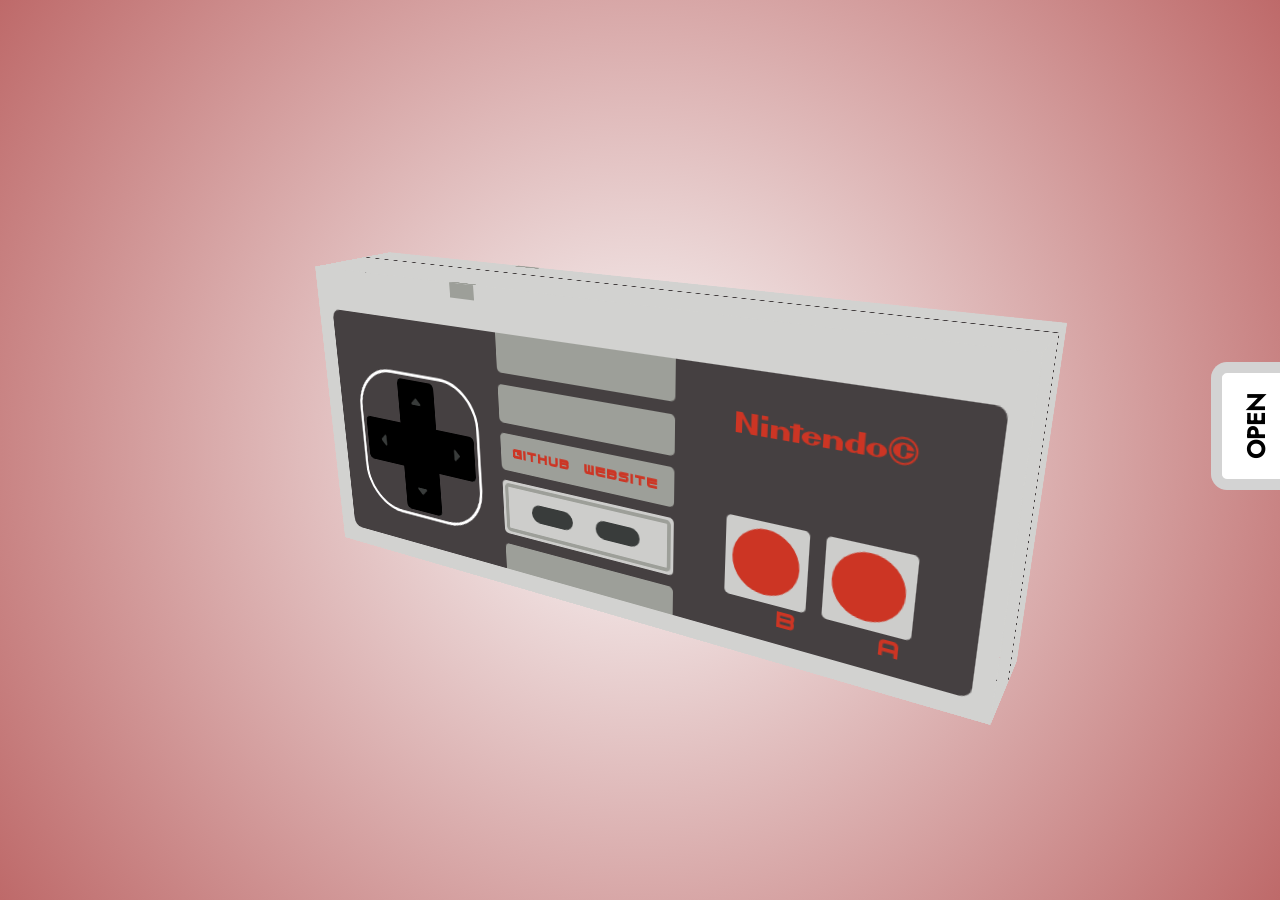
<file: index.html>
<!DOCTYPE html>
<html lang="nl">

<head>
    <meta charset="UTF-8">
    <meta name="viewport" content="width=device-width, initial-scale=1.0">
    <link rel="stylesheet" href="Styles/global.css">
    <link rel="stylesheet" href="Styles/nes.css">
    <!-- Source: https://fontawesome.com/search?q=arrow&ic=free-collection -->
    <link rel="stylesheet" href="https://cdnjs.cloudflare.com/ajax/libs/font-awesome/6.5.1/css/all.min.css">
    <link id="favicon" rel="icon" type="image/png" href="Assets/Images/Favicon/Idle.png">
    <title>HCD</title>
</head>

<!--
Functionaliteiten: 
* Dpad-up: Pop-up
* Dpad-left: Pop-up
* Dpad-right: Pop-up
* Dpad-down: Pop-up
* Start: Github pagina
* Select: Website
* A: Mario Jump
* B: Duck Hunt 
-->

<body>
    <main>
        <div id="scene">
            <div id="nes-controller">
                <div id="nes-front">
                    <div id="nes-controller-black">
                        <div id="nes-left-half">
                            <div class="dpad">
                                <!-- Icons: https://fontawesome.com/search?q=arrow&ic=free-collection -->
                                <button id="dpad-up" popovertarget="popup-up"><i
                                        class="fa-solid fa-caret-up"></i></button>
                                <button id="dpad-left" popovertarget="popup-left"><i
                                        class="fa-solid fa-caret-left"></i></button>
                                <div id="dpad-div"></div>
                                <button id="dpad-right" popovertarget="popup-right"><i
                                        class="fa-solid fa-caret-right"></i></button>
                                <button id="dpad-down" popovertarget="popup-down"><i
                                        class="fa-solid fa-caret-down"></i></button>
                            </div>
                        </div>

                        <div id="nes-grey-blocks">
                            <div></div>
                            <div></div>
                            <div></div><!--  Start / select teksten -->
                            <div>
                                <a id="nes-controller-select" href="https://github.com/Smulvin/Melvin-Web_HCD"
                                    target="_blank"></a>
                                <a id="nes-controller-start" href="https://smulvin.github.io/Melvin-Web_HCD/"
                                    target="_blank"></a>
                            </div>
                            <div></div>
                        </div>
                        <div id="nes-right-half">
                            <p>Nintendo&#169</p>
                            <div id="nes-ab-container">
                                <div>
                                    <button id="nes-controller-b"></button>
                                </div>
                                <div>
                                    <button id="nes-controller-a"></button>
                                </div>
                            </div>
                        </div>
                    </div>
                </div>
                <div id="nes-left">
                    <hr>
                </div>
                <div id="nes-right">
                    <hr>
                </div>
                <div id="nes-top">
                    <hr>
                </div>
                <div id="nes-bottom">
                    <hr>
                </div>
                <div id="nes-back">
                    <ul>
                        <li class="screw"></li>
                        <li class="screw"></li>
                        <li class="screw"></li>
                        <li class="screw"></li>
                        <li class="screw"></li>
                        <li class="screw"></li>
                    </ul>
                    <div class="text-container">
                        <p>Nintendo®</p>
                        <p>controller</p>
                        <hr>
                        <p>Model NO. :NES-004E<br>Made in Japan</p>

                    </div>
                </div>
            </div>
        </div>
    </main>

    <div id="popup-up" popover class="nes-popup">
        <div class="crt-screen">
            <div class="crt-scanline"></div>
            <div class="crt-content">
                <h2>Opdracht</h2>
                <p>
                    Voor dit vak moesten we een product maken voor een specifiek iemand. Ik kreeg Roger als doelgroep. Een man
                    met een oog aandoening. Op dit product te maken moest ik dan ook op een andere manier denken en het vanuit
                    zijn oogpunt proberen te zien. Dit was soms lastig, maar gelukkig kon ik vaak met hem testen. Hierdoor kwam
                    ik steeds dichterbij een goed product. Roger wilde een product waarmee hij makkelijk annotaties kan maken en
                    terugvinden wanneer hij teksten aan het lezen is.Er werd ons vooral aangeraden om focus te leggen op 4
                    exclusive design principles. Ik heb met alle 4 rekening gehouden, maar mijn product sloeg vooral op de
                    laatste, het toevoegen van nonsense.
                </p>
            </div>
        </div>

    </div>

    <div id="popup-left" popover class="nes-popup">
        <div class="crt-screen">
            <div class="crt-scanline"></div>
            <div class="crt-content">
                <h2>Nonsense</h2>
                <p>
                    Vanaf het eerste moment dat ik aan dit project begon, had ik meteen dit idee. Roger heeft maculadegeratie,
                    dus hij heeft een soort blinde vlek in zijn zicht. Ik dacht van waarom maak ik niet gewoon die vlek dan na
                    op de website, zodat de tekst erom heen kan bewegen zodat hij het kan blijven lezen. Na een paar keer
                    testen, bleek dit niet al te best te werken, maar het bracht me wel op andere oplossingen. Zoals een zebra
                    patroon op de tekst voor makkelijker overzicht. Ook al werkte het niet al te best voor Roger, wilde hij wel
                    dat ik het in het product laat.
                </p>
            </div>
        </div>
    </div>

    <div id="popup-right" popover class="nes-popup">
        <div class="crt-screen">
            <div class="crt-scanline"></div>
            <div class="crt-content">
                <h2>Testen</h2>
                <p>
                    Het project duurde in totaal 4 weken. Gedurende deze 4 weken, heb ik ook 4x met Roger getest. Met elke test
                    merkte ik dat ik dichter in de buurt kwam van een product dat beter bij hem paste. Bij de eerste test liet
                    ik hem alleen wat zien, kijken of de blinde vlek systeem een beetje zou werken. Maar bij elke opvolgende
                    test heb ik Roger zelf het programma laten besturen. Op die manier kwam ik er steeds meer achter waar ik op
                    moest letten qua de screenreader en wat wel en niet voor hem werkt. Dit was heel fijn. Het testen deden we
                    in een groep. Ik haalde ook veel uit testen van andere, zoals een kleurenpalet of een toetscombinatie die
                    hij fijn vindt.
                </p>
            </div>
        </div>
    </div>

    <div id="popup-down" popover class="nes-popup">
        <div class="crt-screen">
            <div class="crt-scanline"></div>
            <div class="crt-content">
                <h2>Reflectie</h2>
                <p>
                    Tijdens dit project heb ik vooral gemerkt hoe goed het is om meerdere keren met dezelfde persoon te testen
                    als je voor exlusive design gaat. Ik merkte op dat je echt met elke test meer in de buurt komt van een goed
                    product voor die persoon. Daarbij merkte ik hoe goed het is om gewoon rare ideeën te proberen, want meestal
                    zit er wel iets in wat je verder kan helpen. Want standaard design werken vaak niet voor mensen met een
                    beperking, dus een raar idee misschien wel.
                </p>
            </div>
        </div>
    </div>

    <nav>
        <!-- Bronnen voor de plaatjes in elke nav
        NES: https://seeklogo.com/vector-logo/312569/nintendo-entertainment-system
        Game&Watch: https://commons.wikimedia.org/wiki/File:Game_and_watch_logo.svg
        GameBoy: https://commons.wikimedia.org/wiki/File:Nintendo_Game_Boy_Logo.svg
        Wii: https://nl.wikipedia.org/wiki/Bestand:Wii_logo.png
        DS: https://nl.wikipedia.org/wiki/Bestand:Nintendo_DS_logo.png
        3DS: https://commons.wikimedia.org/wiki/File:3ds_logo.svg
        Switch: https://brandlogos.net/nintendo-switch-logo-vector-91545.html
        Switch 2: https://commons.wikimedia.org/wiki/File:Nintendo_Switch_2_Red_Logo.svg 
        -->
        <button id="open-nav">Open</button>
        <a href="index.html"><img src="Assets/Images/Nav/NES.png" alt="NES Controller"><p>HCD</p></a>
        <a href="Controllers/GameAndWatch.html"><img src="Assets/Images/Nav/GAndW.png" alt="GameAndWatch"><p>Hackaton</p></a>
        <a href="Controllers/GameBoy.html"><img src="Assets/Images/Nav/GameBoy.png" alt="GameBoy"><p>BT</p></a>
        <a href="Controllers/Wii.html"><img src="Assets/Images/Nav/Wii.png" alt="Wii"><p>Sprint 0</p></a>
        <a href="Controllers/DS.html"><img src="Assets/Images/Nav/DS.png" alt="DS"><p>CSS</p></a>
        <a href="Controllers/3DS.html"><img src="Assets/Images/Nav/3DS.png" alt="3DS"><p>API</p></a>
        <a href="Controllers/Switch.html"><img src="Assets/Images/Nav/Switch.png" alt="Switch"><p>Meesterschap</p></a>
        <a href="Controllers/Switch2.html"><img src="Assets/Images/Nav/Switch2.png" alt="Switch 2"><p>Weekly Nerds</p></a>
    </nav>

    <script src="Scripts/nes-3D.js"></script>
    <script src="Scripts/nav.js"></script>
    <script src="Scripts/EasterEggs/nes-easter.js"></script>

    <script src="Scripts/favicon.js"></script>
</body>

</html>
</file>
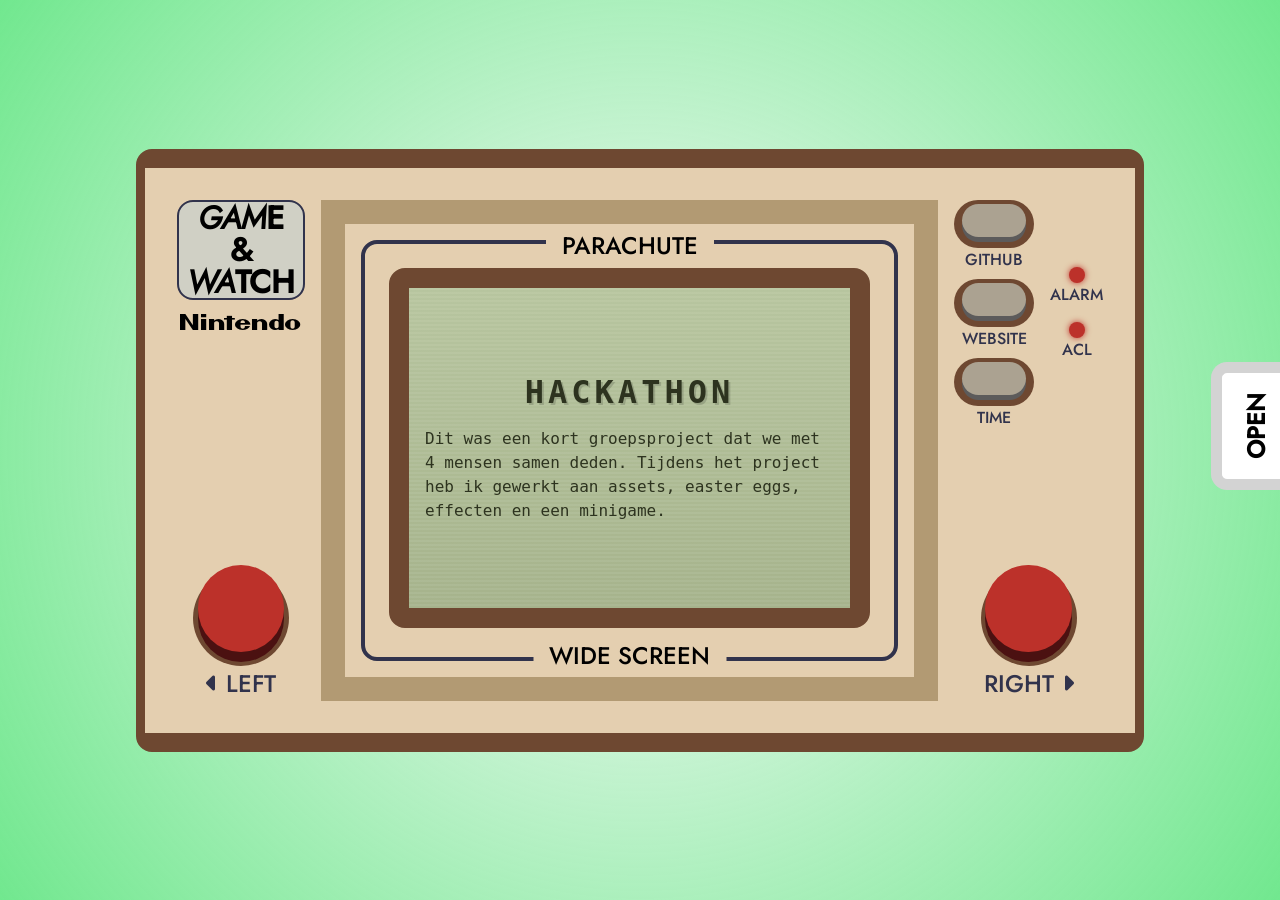
<file: Controllers/GameAndWatch.html>
<!DOCTYPE html>
<html lang="nl">

<head>
    <meta charset="UTF-8">
    <meta name="viewport" content="width=device-width, initial-scale=1.0">
    <link rel="stylesheet" href="../Styles/global.css">
    <link rel="stylesheet" href="../Styles/gamewatch.css">
    <link rel="stylesheet" href="https://cdnjs.cloudflare.com/ajax/libs/font-awesome/6.5.1/css/all.min.css">
    <link id="favicon" rel="icon" type="image/png" href="../Assets/Images/Favicon/Idle.png">
    <title>Hackaton</title>
</head>

<!-- 
Functionaliteiten:
* Left: Vorige slide
* Right: Volgende slide
* Game A: Github pagina
* Game B: Website
* Time: Laat huidige tijd zien 
-->

<body>
    <main>
        <div class="gamewatch">

            <div class="left-side">
                <div class="top">
                    <p><span><em>Gam</em>e</span><span>&</span><span><em>Wa</em>tch</span></p>
                </div>
                <div class="bottom">
                    <div class="red-button">
                        <button id="dpad-left"></button>
                    </div>
                    <p><i class="fa-solid fa-caret-left"></i>Left</p>
                </div>
            </div>

            <div class="center-screen">
                <div class="word-border">
                    <div class="screen">
                        <div class="lcd-overlay"></div>

                        <!-- Source: https://www.pngarts.com/files/10/Cracked-Glass-PNG-Picture.png -->
                        <img id="screenBreak" src="../Assets/Images/EasterEggs/screenBreak.png" alt="">

                        <div class="slide active">
                            <h2>Hackathon</h2>
                            <p>
                                Dit was een kort groepsproject dat we met 4 mensen samen deden. Tijdens het project heb
                                ik gewerkt aan assets, easter eggs, effecten en een minigame.
                            </p>
                        </div>

                        <div class="slide">
                            <h2>Assets</h2>
                            <p>
                                Aangezien we tijdens de minor bijna alleen maar code schrijven, vond ik het wel fijn om
                                ook wel eens even wat assets in Figma te maken voor de verandering. Ik heb assets
                                gemaakt van de aarde, ufo, raket, satteliet, maan, mars sterren en alles voor de
                                minigame.
                            </p>
                        </div>

                        <div class="slide">
                            <h2>Easter Eggs - UFO</h2>
                            <p>
                                Ik heb een animatie gemaakt voor een ufo die af en toe langskomt, achter de ufo
                                hangt een banner met het logo van het bedrijf. Dit was een creatieve manier om het
                                logo te verwerken in de website.
                            </p>
                        </div>
                        <div class="slide">
                            <img src="../Assets/Images/Hackaton/UFO.png" alt="UFO">
                        </div>

                        <div class="slide">
                            <h2>Easter Egg - Cat</h2>
                            <p>
                                Om gewoon een kleine easter egg toe te voegen die niks extra biedt, maar wel de
                                website meer herinnerbaar maakt, had ik een nyan cat animatie toegevoegd met sfx.
                                Deze gebruikte bijna dezelfde aniamtie als de ufo.
                            </p>
                        </div>
                        <div class="slide">
                            <img src="../Assets/Images/Hackaton/NyanCat.png" alt="Nyan Cat">
                        </div>

                        <div class="slide">
                            <h2>Effect - Black Hole</h2>
                            <p>
                                Om een easter egg toe te voegen maar ook de website leuker te maken en meer interactie
                                te geven hadden we wat effecten toegevoegd. Zelf had ik een black hole effect gemaakt
                                gebasseerd op een fish lens.
                            </p>
                        </div>
                        <div class="slide">
                            <img src="../Assets/Images/Hackaton/BlackHole.png" alt="Black Hole">
                        </div>

                        <div class="slide">
                            <h2>Effect - Alien</h2>
                            <p>
                                Een ander effect dat ik had toegevoegd aan dit project was het alien effect. Bij dit
                                effect komt er een particle system aan aliens uit de je muis, deze is dus ook goed te
                                combineren met andere effecten.
                            </p>
                        </div>
                        <div class="slide">
                            <img src="../Assets/Images/Hackaton/Alien.png" alt="Alien">
                        </div>

                        <div class="slide">
                            <h2>Game - Space Invaders</h2>
                            <p>
                                Om een beetje eigen identiteit aan het project toe te voegen had ik een kleine game
                                toegevoegd. Deze was geinspireerd op space invaders. Wat tevens ook onze teamnaam was.
                                Dit vond ik het leukste om te maken.
                            </p>
                        </div>
                        <div class="slide">
                            <img src="../Assets/Images/Hackaton/SpaceInvaders.png" alt="Space Invaders">
                        </div>

                        <div class="slide">
                            <h2>Reflectie</h2>
                            <p>
                                Tijdens dit project heb ik goed kunnen samenwerken met mijn team. Ik merkte dat ik vaak
                                met ideeën kwam voor de easter eggs, wat ik zelf ook leuk vond om te maken. Daarbij heb
                                ik veel kunnen oefenen met animaties tijdens dit project. Ik had soms wel nog een beetje
                                moeite met mergen van code, maar qua samenwerking was ik blij verrast hoe soepel alles
                                ging.
                            </p>
                        </div>
                    </div>
                </div>
            </div>

            <div class="right-side">
                <div class="top">
                    <div class="grey-buttons-container">
                        <div class="grey-button">
                            <div>
                                <a href="https://github.com/hendrythomas/wdd-meesterschap-hackathon"
                                    target="_blank"></a>
                            </div>
                            <p>Github</p>
                        </div>
                        <div class="grey-button">
                            <div>
                                <a href="https://hendrythomas.github.io/wdd-meesterschap-hackathon/"
                                    target="_blank"></a>
                            </div>
                            <p>Website</p>
                        </div>
                        <div class="grey-button">
                            <div>
                                <button id="time-button"></button>
                            </div>
                            <p>Time</p>
                        </div>
                    </div>
                    <div class="lights-container">
                        <div>
                            <div class="light"></div>
                            <p>Alarm</p>
                        </div>
                        <div>
                            <div class="light"></div>
                            <p>ACL</p>
                        </div>
                    </div>
                </div>
                <div class="bottom">
                    <div class="red-button">
                        <button id="dpad-right"></button>
                    </div>
                    <p>Right<i class="fa-solid fa-caret-right"></i></p>
                </div>
            </div>
        </div>
    </main>
    <nav>
        <button id="open-nav">Open</button>
        <a href="../index.html"><img src="../Assets/Images/Nav/NES.png" alt="NES Controller"><p>HCD</p></a>
        <a href="GameAndWatch.html"><img src="../Assets/Images/Nav/GAndW.png" alt="GameAndWatch"><p>Hackathon</p></a>
        <a href="GameBoy.html"><img src="../Assets/Images/Nav/GameBoy.png" alt="GameBoy"><p>BT</p></a>
        <a href="Wii.html"><img src="../Assets/Images/Nav/Wii.png" alt="Wii"><p>Sprint 0</p></a>
        <a href="DS.html"><img src="../Assets/Images/Nav/DS.png" alt="DS"><p>CSS</p></a>
        <a href="3DS.html"><img src="../Assets/Images/Nav/3DS.png" alt="3DS"><p>API</p></a>
        <a href="Switch.html"><img src="../Assets/Images/Nav/Switch.png" alt="Switch"><p>Meesterschap</p></a>
        <a href="Switch2.html"><img src="../Assets/Images/Nav/Switch2.png" alt="Switch 2"><p>Weekly Nerds</p></a>
    </nav>

    <script src="../Scripts/slideshow.js"></script>
    <script src="../Scripts/nav.js"></script>
    <script src="../Scripts/EasterEggs/gandw-easter.js"></script>

    <script src="../Scripts/favicon.js"></script>
</body>

</html>
</file>
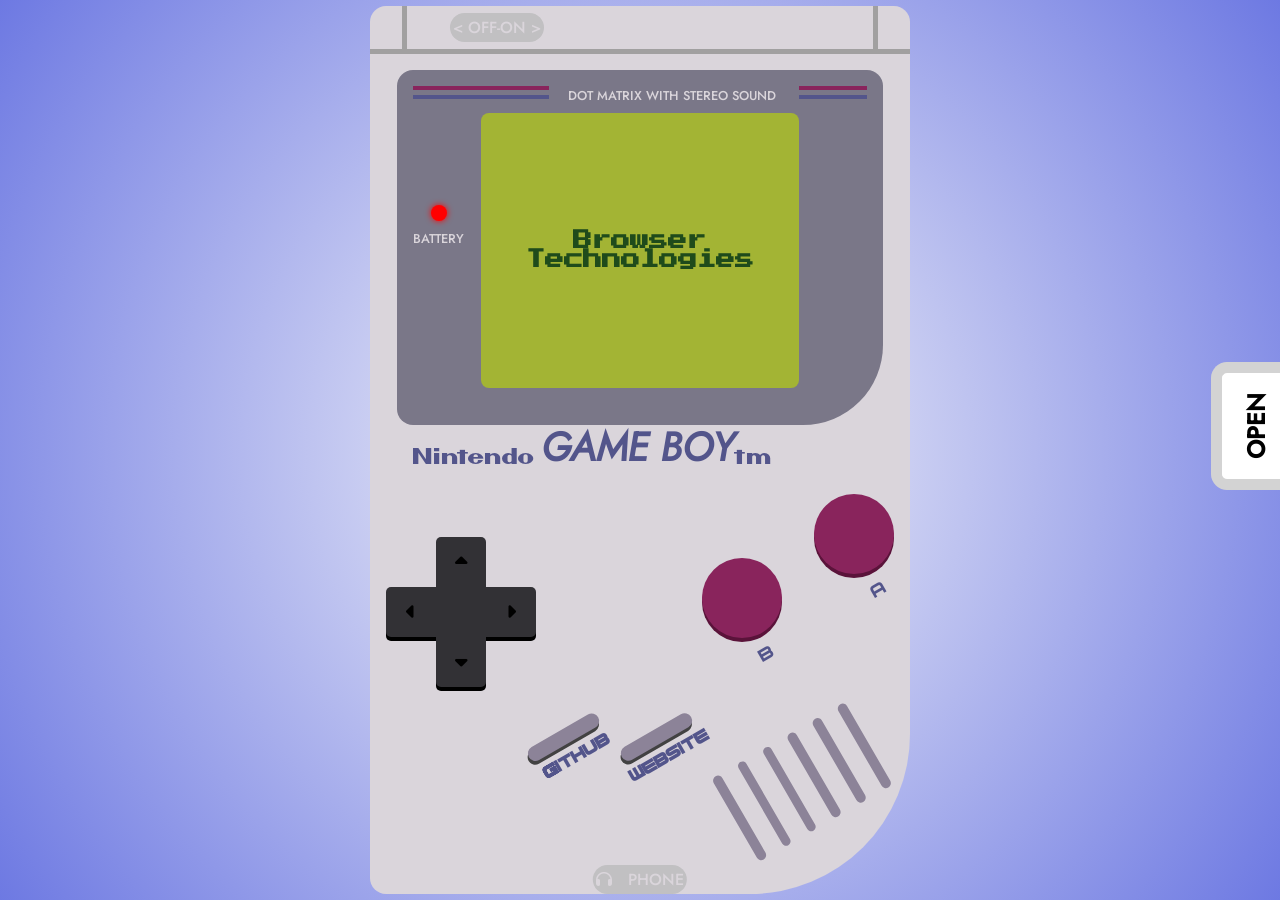
<file: Controllers/GameBoy.html>
<html lang="nl">

<head>
    <meta charset="UTF-8">
    <meta name="viewport" content="width=device-width, initial-scale=1.0">
    <link rel="stylesheet" href="../Styles/global.css">
    <link rel="stylesheet" href="../Styles/gameboy.css">
    <link rel="stylesheet" href="https://cdnjs.cloudflare.com/ajax/libs/font-awesome/6.5.1/css/all.min.css">
    <link id="favicon" rel="icon" type="image/png" href="../Assets/Images/Favicon/Idle.png">
    <title>Browser Technologies</title>
</head>

<!-- 
Functionaliteiten:
* Dpad-up: Zelda muziek
* Dpad-left: Vorige slide
* Dpad-right: Volgende slide
* Dpad-down: Tetris muziek
* Start: Github
* Select: Website
* A: Pokemon Encounter
* B: Kirby Suck 
-->

<body>
    <main>
        <div class="gameboy-controller">
            <div class="gameboy-inner">
                <div class="on-off-container">
                    <p class="off-on">&lt; off-on &gt;</p>
                </div>
                <div class="gameboy-screen-container">
                    <p>Dot matrix with stereo sound</p>
                    <div class="battery-container">
                        <div class="light"></div>
                        <p>Battery</p>
                    </div>
                    <div class="gameboy-screen">
                        <!-- Source: https://www.pngarts.com/files/10/Cracked-Glass-PNG-Picture.png -->
                        <img id="screenBreak" src="../Assets/Images/EasterEggs/screenBreak.png" alt="">

                        <div class="slide active">
                            <h2>Browser Technologies</h2>
                        </div>

                        <div class="slide">
                            <h2>Opdracht</h2>
                            <p>
                                Tijdens dit project moest er vooral gelet worden op toegankelijkheid, de huisstijl en
                                dat
                                het correct en netjes ingevuld kon worden.
                            </p>
                        </div>

                        <div class="slide">
                            <p>
                                Deze punten ging mij best goed af, ik had alleen een beetje moeite met responsiveness om
                                dat
                                te doen zonder media queries. Maar het is aardig goed gelukt bij deze opdracht, want je
                                kan
                                het
                                flink goed onder elkaar zetten op mobiel formaat.
                            </p>
                        </div>

                        <div class="slide">
                            <h2>Weekly Nerd</h2>
                            <p>
                                Halverwege het project kregen we ook nog een weekly nerd van Robert Broersma en Yolijn
                                van
                                der Kolk. Hier heb ik nog punten uit kunnen halen om mijn formulier te verbeteren, zoals
                                het hebben van een introductie pagina.
                            </p>
                        </div>

                        <div class="slide">
                            <img src="../Assets/Images/BT/Introduction.png" alt="Introductie pagina">
                        </div>

                        <div class="slide">
                            <h2>Toegankelijkheid</h2>
                            <p>
                                Dit was mijn eerste introductie tot toegankelijkheid, zo heb ik extra focus gelegd op
                                dat
                                mijn html goed opgebouwd is, maar ook dat het volledige formulier volledig ingevuld kan
                                worden zonder muis.
                            </p>
                        </div>



                        <div class="slide">
                            <img src="../Assets/Images/BT/Foutmeldingen.png" alt="Foutmeldingen">
                        </div>
                    </div>
                    <h1>Nintendo <span>Game Boy</span>tm</h1>
                </div>
                <div class="center-buttons-container">
                    <div class="dpad">
                        <button id="dpad-up"><i class="fa-solid fa-caret-up"></i></button>
                        <button id="dpad-left"><i class="fa-solid fa-caret-left"></i></button>
                        <div id="dpad-div"></div>
                        <button id="dpad-right"><i class="fa-solid fa-caret-right"></i></button>
                        <button id="dpad-down"><i class="fa-solid fa-caret-down"></i></button>
                    </div>
                    <div class="a-b-container">
                        <div>
                            <button id="gameboy-b"></button>
                            <p>B</p>
                        </div>
                        <div>
                            <button id="gameboy-a"></button>
                            <p>A</p>
                        </div>
                    </div>
                </div>

                <div class="select-start-container">
                    <div class="select-container">
                        <a id="gameboy-select" href="https://github.com/Smulvin/Melvin-Web_BT" target="_blank"></a>
                        <p>Github</p>
                    </div>
                    <div class="start-container">
                        <a id="gameboy-start" href="https://smulvin.github.io/Melvin-Web_BT/" target="_blank"></a>
                        <p>Website</p>
                    </div>

                </div>
                <ul class="sound-holes">
                    <li class="hole"></li>
                    <li class="hole"></li>
                    <li class="hole"></li>
                    <li class="hole"></li>
                    <li class="hole"></li>
                    <li class="hole"></li>
                </ul>
                <p class="headphones"><i class="fa-solid fa-headphones"></i>phone</p>
            </div>
        </div>

    </main>

    <nav>
        <button id="open-nav">Open</button>
        <a href="../index.html"><img src="../Assets/Images/Nav/NES.png" alt="NES Controller"><p>HCD</p></a>
        <a href="GameAndWatch.html"><img src="../Assets/Images/Nav/GAndW.png" alt="GameAndWatch"><p>Hackathon</p></a>
        <a href="GameBoy.html"><img src="../Assets/Images/Nav/GameBoy.png" alt="GameBoy"><p>BT</p></a>
        <a href="Wii.html"><img src="../Assets/Images/Nav/Wii.png" alt="Wii"><p>Sprint 0</p></a>
        <a href="DS.html"><img src="../Assets/Images/Nav/DS.png" alt="DS"><p>CSS</p></a>
        <a href="3DS.html"><img src="../Assets/Images/Nav/3DS.png" alt="3DS"><p>API</p></a>
        <a href="Switch.html"><img src="../Assets/Images/Nav/Switch.png" alt="Switch"><p>Meesterschap</p></a>
        <a href="Switch2.html"><img src="../Assets/Images/Nav/Switch2.png" alt="Switch 2"><p>Weekly Nerds</p></a>
    </nav>

    <script src="../Scripts/slideshow.js"></script>
    <script src="../Scripts/nav.js"></script>
    <script src="../Scripts/EasterEggs/gameboy-easter.js"></script>
    <script src="../Scripts/dpad.js"></script>

    <script src="../Scripts/favicon.js"></script>
</body>

</html>
</file>
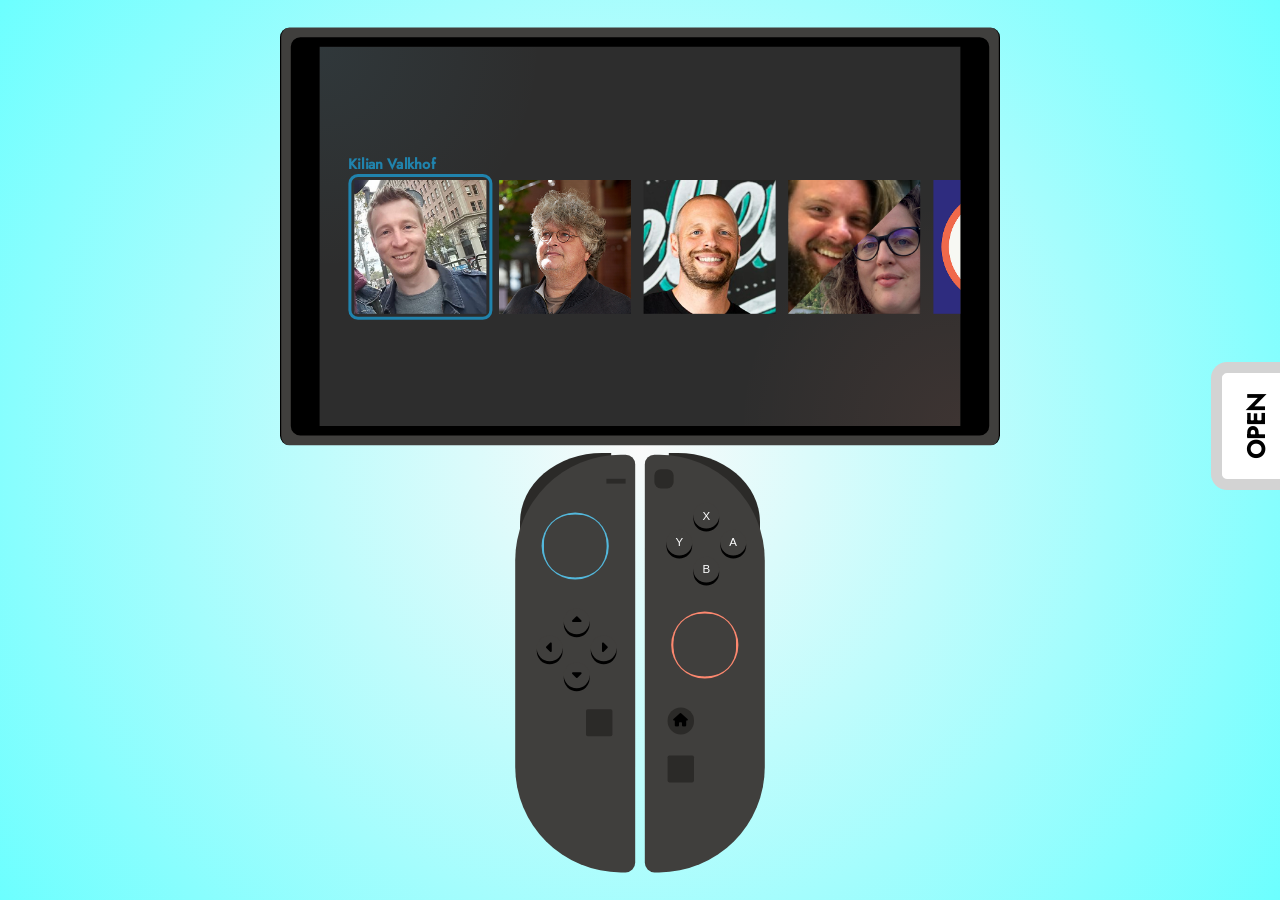
<file: Controllers/Switch2.html>
<!DOCTYPE html>
<html lang="nl">

<head>
    <meta charset="UTF-8">
    <meta name="viewport" content="width=device-width, initial-scale=1.0">
    <link rel="stylesheet" href="../Styles/global.css">
    <link rel="stylesheet" href="../Styles/switch2.css">
    <link rel="stylesheet" href="https://cdnjs.cloudflare.com/ajax/libs/font-awesome/6.5.1/css/all.min.css">
    <link id="favicon" rel="icon" type="image/png" href="../Assets/Images/Favicon/Idle.png">
    <title>Weekly Nerds</title>
</head>

<!-- 
Functionaliteiten:
* Minus: Verander kleur linker kant
* Left-joystick: Launch Grub
* Up: DK Rap uit Donkey Kong Bananza
* Left: Vorige button
* Right: Volgende button
* Down: Comet Observatory uit Mario Galaxy Bundel
* Screenshot: God of War SFX
* Plus: Verander kleur rechter kant
* X: Start Sans Fight
* Y: Stop Sans Fight
* A: Selecteer button
* B: Terug naar buttons vanaf detail
* Right joystick: Launch Flea
* Home: Hollow Knight SFX
* Online: Overwatch SFX 
-->

<body>
    <main>
        <div class="switch2-controller">
            <div class="switch-left">
                <button id="btn-l"></button>
                <button id="btn-minus"></button>
                <div class="joystick" id="stick-left">
                    <div class="stick"></div>
                </div>
                <div class="btn-container">
                    <button id="btn-up"><i class="fa-solid fa-caret-up"></i></button>
                    <button id="btn-left"><i class="fa-solid fa-caret-left"></i></button>
                    <button id="btn-right"><i class="fa-solid fa-caret-right"></i></button>
                    <button id="btn-down"><i class="fa-solid fa-caret-down"></i></button>
                </div>
                <button id="btn-screenshot"></button>
            </div>

            <div class="switch-screen">
                <div id="undertale-overlay" class="hidden">
                    <div class="sans">
                        <!-- Source: https://media.tenor.com/A5Et7O9VOAoAAAAM/sleeping-standing-napping.gif -->
                        <img id="sans-head" src="../Assets/Images/EasterEggs/Sans/sans-head.png" alt="sans-head">
                        <img id="sans-body" src="../Assets/Images/EasterEggs/Sans/sans-body.png" alt="sans-body">
                        <div class="sleep-zs">
                            <span>Z</span>
                            <span>Z</span>
                            <span>Z</span>
                        </div>

                    </div>
                    <div class="arena">
                        <!-- Source: https://upload.wikimedia.org/wikipedia/commons/thumb/8/8e/Undertale_red_soul.svg/960px-Undertale_red_soul.svg.png?_=20230820210939 -->
                        <img id="heart" src="../Assets/Images/EasterEggs/Sans/heart.png" alt="heart">
                    </div>
                    <div class="battle-info">
                        <p class="player-name">CHARA</p>
                        <p class="player-level">Lv 19</p>
                        <div>
                            <p>HP</p>
                            <progress class="hp-bar" value="1" max="92"></progress>
                            <p><span>KR</span>01 / 92</p>
                        </div>
                    </div>
                </div>
                <div class="content">
                    <!-- Bronnen Nerds:
                    Kilian Valkhof: https://webdirections.org/hover/speakers/kilian-valkhof.php 
                    Peter Paul Koch: https://www.quirksmode.org/about/
                    Nils Binder: https://9elements.com/blog/author/nils-binder/ 
                    Robbert Broersma: https://www.linkedin.com/in/robbertbroersma/ 
                    Yolijn van der Kolk: https://www.gebruikercentraal.nl/gebruikersonderzoek-zo-begin-je-gewoon/
                    Johan Huijkman: https://nl.linkedin.com/in/johanhuijkman
                    Q42: https://encrypted-tbn0.gstatic.com/images?q=tbn:ANd9GcSK8N0z2bF8Pxj1dg3aH7BkH8n_XXeyXSORuA&s
                    Hans de Zwart: https://encrypted-tbn0.gstatic.com/images?q=tbn:ANd9GcQMAeFFQvga2evdh4uIlxG3RL7xyTARK-UtRg&s
                    De Voorhoede: https://media.licdn.com/dms/image/v2/C4E0BAQHrYZpRfCbNzw/company-logo_200_200/company-logo_200_200/0/1658139463799/de_voorhoede_logo?e=2147483647&v=beta&t=UreH-hnOSFK_7F1WMRk-d55UiEmYZFnw-7HAGy6pdEw
                    The Web You Want: https://the-web-you-want.org/ 
                    Repair Cafe: https://www.repaircafe.org/wp-content/uploads/2019/10/RC_socialmedia_19-scaled.jpg 
                    General foto: https://www.pinterest.com/pin/pfps--26247610322356687/ -->

                    <div class="screen-menu">
                        <div>
                            <p>Kilian Valkhof</p>
                            <div class="button-border">
                                <button class="screen-btn active" data-page="kilian">
                                    <img src="../Assets/Images/Nerds/KilianValkhof.png" alt="">
                                </button>
                            </div>
                        </div>
                        <div>
                            <p>Peter Paul Koch</p>
                            <div class="button-border">
                                <button class="screen-btn" data-page="peter-paul-koch">
                                    <img src="../Assets/Images/Nerds/PeterPaulKoch.png" alt="">
                                </button>
                            </div>
                        </div>
                        <div>
                            <p>Nils Binder</p>
                            <div class="button-border">
                                <button class="screen-btn" data-page="nils-binder">
                                    <img src="../Assets/Images/Nerds/NilsBinder.png" alt="">
                                </button>
                            </div>
                        </div>
                        <div>
                            <p>Robbert & Yolijn</p>
                            <div class="button-border">
                                <button class="screen-btn" data-page="robbert-yolijn">
                                    <img src="../Assets/Images/Nerds/RobbertYolijn.png" alt="">
                                </button>
                            </div>
                        </div>
                        <div>
                            <p>Rosa Schuurmans</p>
                            <div class="button-border">
                                <button class="screen-btn" data-page="rosa">
                                    <img src="../Assets/Images/Nerds/RosaSchuurmans.png" alt="">
                                </button>
                            </div>
                        </div>
                        <div>
                            <p>Johan Huijkman</p>
                            <div class="button-border">
                                <button class="screen-btn" data-page="johan-huijkman">
                                    <img src="../Assets/Images/Nerds/JohanHuijkman.png" alt="">
                                </button>
                            </div>
                        </div>
                        <div>
                            <p>TWYW Dag 1</p>
                            <div class="button-border">
                                <button class="screen-btn" data-page="twyw-dag-1">
                                    <img src="../Assets/Images/Nerds/twyw-1.png" alt="">
                                </button>
                            </div>
                        </div>
                        <div>
                            <p>Hans de Zwart</p>
                            <div class="button-border">
                                <button class="screen-btn" data-page="hans-de-zwart">
                                    <img src="../Assets/Images/Nerds/HansDeZwart.png" alt="">
                                </button>
                            </div>
                        </div>
                        <div>
                            <p>Q42</p>
                            <div class="button-border">
                                <button class="screen-btn" data-page="q42">
                                    <img src="../Assets/Images/Nerds/Q42.png" alt="">
                                </button>
                            </div>
                        </div>
                        <div>
                            <p>De Voorhoede</p>
                            <div class="button-border">
                                <button class="screen-btn" data-page="de-voorhoede">
                                    <img src="../Assets/Images/Nerds/DeVoorhoede.png" alt="">
                                </button>
                            </div>
                        </div>
                        <div>
                            <p>TWYW Dag 2</p>
                            <div class="button-border">
                                <button class="screen-btn" data-page="twyw-dag-2">
                                    <img src="../Assets/Images/Nerds/twyw-2.png" alt="">
                                </button>
                            </div>
                        </div>
                    </div>

                    <div class="detail-screen" data-page="kilian">
                        <h2>Kilian Valkhof</h2>
                        <p class="subtitle">4 - 2 - 2026 Stop Using JS for that</p>
                        <h3>Waar ging het over</h3>
                        <p>Tijdens dit college vertelde Killian over hoe HTML en CSS codeertalen zijn die zichzelf
                            blijft ontwikkelen. Waardoor je steeds minder vaak JavaScript nodig hebt voor een bepaalde
                            functionaliteit, omdat het tegenwoordig soms al ingebouwd zit in HTML of CSS. Zo vertelde
                            hij over hoe je makkelijk custom switches kan maken, gebruiken van dialog, details, in page
                            transitions. Veel nieuwe technieken die ik zelf dus nog niet kende. Hij gaf duidelijke
                            voorbeelden aan de hand van code hoe je met deze technieken kan werken en maakte op geen
                            enkel moment gebruik van Javascript.
                        </p>
                        <h3>Mijn mening</h3>
                        <p>
                            Ik vond dit wel een redelijk interessante nerd. Hij gaf duidelijk uitleg over hoe je deze
                            nieuwe technieken kan gebruiken en heb er dus ook veel van op kunnen steken. Zo heb ik voor
                            bijvoorbeeld het maken van een custom switch of een details vroeger wel eens javascript
                            gebruikt. Het was dus leuk om te leren hoe je dat tegenwoordig kan doen zonder het gebruik
                            van Javascript. Daar kan mijn eigen codetaal dus echt beter en efficiënter van worden.
                        </p>
                    </div>

                    <div class="detail-screen" data-page="peter-paul-koch">
                        <h2>Peter Paul Koch</h2>
                        <p class="subtitle">19 - 2 - 2026 Browsers & support detection</p>
                        <h3>Waar ging het over</h3>
                        <p>
                            Peter vertelde vooral veel over verschillende soorten browsers. Hij begon over wat een
                            browser is en hoe het werkt. Hij ging hier vrij diep op in. Zo vertelde hij specifiek over
                            HTML, CSS, DOM, AOM, Interface en hoe Javascript hierin meespeelt. Ook vertelde hij over hoe
                            een rendering engine verantwoordelijk is voor het lezen van de HTML en CSS, hoe de core
                            javascript een programmeertaal maakt en hoe de javascirpt de DOM gebruikt om elementen aan
                            te spreken en te wijzigen. Daarbij vertelde hij ook de complete geschiedenis van browsers.
                            Welke was als eerste, wat waren reacties erop van andere bedrijven hoe hadden deze
                            verschillende browsers effect op elkaar.
                        </p>
                        <h3>Mijn mening</h3>
                        <p>
                            Ik vond dit een heel interessant college. Peter Paul Koch kon het vooral ook heel goed
                            uitleggen. Ik vond het eerste gedeelte minder interessant waarin hij delen van een browser
                            ging uitleggen. Maar het later gedeelte van hoe hij vertelde over de verschillende soorten
                            browsers en hoe ze verschillen in rendering engine en het effect had op hedendaagse browser,
                            vond ik interessanter. Ik heb hierdoor ook veel nieuwe browsers leren kennen. Dat wil niet
                            meteen zeggen dat ik overstap naar een andere, maar het is wel goed om te weten hoe browsers
                            van elkaar kunnen verschillen als je een website aan het maken bent. Niet elke browser
                            ondersteunt namelijk dezelde code.
                        </p>
                    </div>
                    <div class="detail-screen" data-page="nils-binder">
                        <h2>Nils Binder</h2>
                        <p class="subtitle">4 - 3 - 2026 9Elements</p>
                        <h3>Waar ging het over</h3>
                        <p>
                            Nils vertelde veel over het bedrijf waar hij werkt: 9Elements. Zo vertelde hij dat het
                            bestaat uit 3 verschillende groepen: Communcation design, product development en web
                            development ( waar Nils leiding over is ). Zo heeft hij verschillend werk laten zien waar
                            hij aan heeft gewerkt en liet hij zien welke keuzes hij toen der tijd had gemaakt. Zo
                            vertelde hij ook over huidige projecten waar hij mee bezig is, zoals die van OECD. Waarbij
                            hij veel bezig is met kleurgebruik, contrast en toegankelijkheid. Verder vertelde hij over
                            de opkomst van Figma, Tailwind en AI. Over hoe ze bepaalde taken makkelijker maakten die we
                            al konden, en hoe het dus dan ook de “Holy Trinity of Boredom” was. Verder gaf hij nog
                            andere tips over hoe je beter geen pixels kan gebruiken bij een grid layout of hoe je soms
                            weg kan komen met een stop motion i.p.v. een echte video.
                        </p>
                        <h3>Mijn mening</h3>
                        <p>
                            Dit college had een andere vorm dan de rest omdat we hem gewoon in het klaslokaal hadden.
                            Maar dat zorgde er niet voor dat de stof minder interessant was. Nils liet namelijk meer
                            zien van de projecten waar hij aan heeft gewerkt of waar hij nu mee bezig is. Het was leuk
                            om wat werk uit de praktijk direct mee te maken en te leren over waar Nils allemaal over
                            nadenkt wanneer hij een website aan het maken is. Denk aan kleurgebruik, contrast,

                            toegankelijkheid, maar ook algemene designkeuzes en eenheden in code. Hij had veel goede
                            tips over hoe je beter een grid layout kan maken en hoe bepaalde tools gebruikt kunnen
                            worden tijdens het maken van een website. Zoals hoe je Figma kan gebruiken om het een design
                            op te stellen, Tailwind voor hulp met CSS en AI om de pagina in elkaar te zetten. Dit wil
                            niet zeggen dat ik elke keer als ik een website maak ook meteen die programma’s zal gaan
                            gebruiken. Maar het is fijn om te weten dat ze weleens in de praktijk ook gebruikt worden,
                            en niet alleen binnen een studie.
                        </p>
                    </div>

                    <div class="detail-screen" data-page="robbert-yolijn">
                        <h2>Robbert Broersma & Yolijn van der Kolk</h2>
                        <p class="subtitle">12 - 3 - 2026 ff formulieren maken</p>
                        <h3>Waar ging het over</h3>
                        <p>
                            Robbert en Yolijn deden samen een college over het maken van goede en toegankelijke
                            formulieren. Ze vertelden namelijk over de algemene opbouw van een formulier, hoe je een
                            losse vraag kan opbouwen, inhoud, design en flow van een formulier, het designen van
                            componenten, hoe je moet controleren, hoe je het makkelijker kan maken voor een gebruiker,
                            validatie., toetsenbord besturing, screenreaders en veel gemaakte fouten. Per onderdeel
                            lieten ze heel duidelijk zien waar zij zelf extra op letten en waar je dus ook op moet
                            letten van hoe je het beter niet kan doen. Zo hadden ze bijvoorbeeld goed en duidelijk
                            verteld hoe je het beste aan kan geven wanneer een vraag verplicht is. Dat je het beter niet
                            met een * kan doen, maar beter gewoon (verplicht) kan typen. Maar ook welke je informatie je
                            aan een gebruiker moet geven als er iets verkeerds gaat. Ze gingen heel diep in op het maken
                            van goede formulieren, wat allemaal heel interessant en nuttig was. Want dat ga ik echt nog
                            wel vaker nodig hebben.
                        </p>
                        <h3>Mijn mening</h3>
                        <p>
                            Ik vond dit een heel interessant college. Veel theorie uit dit college sloot ook heel goed
                            aan op het Browser Technologies vak dat we gelijktijdig deden. Ik helaas niet alle theorie
                            uit dit college meteen goed gebruiken. Zo had ik al een asterisk gebruikt voor verplichte
                            vragen, terwijl ik het dus beter anders had kunnen doen. Maar ik heb wel andere dingen
                            direct uit dit college mee kunnen nemen zoals hoe je fouten het beste aan kan geven en dat
                            je niet onnodige dingen moet vragen of hoe een formulier met toetsenbord beschikbaar moet
                            zijn. Het is fijn om al deze aantekeningen te hebben zodat ik ze later terug kan lezen als
                            ik nog eens een formulier moet maken.
                        </p>
                    </div>

                    <div class="detail-screen" data-page="rosa">
                        <h2>Rosa Schuurmans</h2>
                        <p class="subtitle">12 - 3 - 2026 ff formulieren maken </p>
                        <h3>Waar ging het over</h3>
                        <p>
                            Dit was het kortste college dat we hebben gekregen, maar maakt hem niet per se minder leuk.
                            Rosa is namelijk eigenaar van een café waar ze allemaal dingen maken door andere apparaten
                            uit elkaar te halen. Zo is zij zelf altijd fan van het uit elkaar halen van printers omdat
                            daar veel verschillende componenten in zitten. Maar ze vertelde hoe je die technieken dan
                            ook zou kunnen gebruiken voor websites. Als je bijvoorbeeld een website op een andere manier
                            host, ga je ook anders nadenken over hoe je hem maakt. Ze wilt het liefst mogelijk zelf
                            alles maken, want hoe meer je zelf maakt, hoe meer controle je er dan ook over hebt. Dat is
                            met websites uiteraard hetzelfde. Als je een framework gebruikt of een template van een
                            website. Ziet het er misschien wel mooi uit, maar je hebt er minder controle over als je
                            iets wilt veranderen.
                        </p>
                        <h3>Mijn mening</h3>
                        <p>
                            Ik vond dat Rosa wel een leuke en interessante manier van denken had. Als je iets zelf maakt
                            heb je er meer controle inderdaad over. Maar ze denkt ook echt op een andere manier. Iets
                            wat ik bij mezelf soms ook wel merk bij het maken van websites. Ik kom soms met gekke en
                            rare ideeën, maar die zijn vaak perfect voor easter eggs en andere leuke dingetjes op een
                            websites. En omdat we zelf alle websites maken en geen template gebruiken, kan je ook
                            makkelijker die rare ideeën toevoegen. Ik zou niet zeggen dat ik per se heel veel heb
                            geleerd van dit college. Al was het leuk om te horen hoe zij printers uit elkaar trekt om er
                            een ander apparaat van te maken, zou ik niet zeggen dat ik dat later ook zou doen. Maar het
                            principe dat je van het ene iets anders maakt, dat was wel leerzaam en iets wat ik later met
                            websites ook wel zou kunnen doen.
                        </p>
                    </div>

                    <div class="detail-screen" data-page="johan-huijkman">
                        <h2>Johan Huijkman</h2>
                        <p class="subtitle">9 - 4 - 2026 Accessibility</p>
                        <h3>Waar ging het over</h3>
                        <p>
                            Johan vertelde vooral over zijn ervaringen met het ontwerpen voor mensen met een beperking.
                            Zo zei hij dat hij niks toegankelijk kon maken, zonder de mensen met de beperking. De WCAG
                            werkt niet altijd voor mensen met een beperking, want ze kunnen snel verkeerd
                            geïnterpreteerd worden. Hij liet veel goede voorbeelden zijn van verschillende mensen met
                            een beperking en hoe zij een website zouden bezoeken. Dit gaf een goed inzicht met waar je
                            allemaal rekening mee moeten houden als je een website maakt. Zo liet hij ook zien hoe veel
                            screenreaders al veel functies van zichzelf hebben, je hoeft ze dus niet te maken. Je moet
                            alleen die screenreader dan goed kennen die jou gebruiker gebruikt.
                        </p>
                        <h3>Mijn mening</h3>
                        <p>
                            Het was interessant om te zien hoe mensen met verschillende beperkingen nog steeds proberen
                            het web te gebruiken, maar vooral dan waar ze tegenaan lopen op een website. Zo is het
                            natuurlijk bijna onmogelijk om een website te maken die voor iedereen goed werkt. Maar het
                            is wel mogelijk om met meer mensen rekening te houden bij het maken van een website. Veel
                            theorie uit dit college heb ik zelf ook gemerkt tijdens het maken van een website voor HCD.
                            Dat het echt veel beter is om regelmatig met iemand te testen, in plaats van af en toe. Door
                            regelmatig te testen met de doelgroep / doelpersoon, kan je veel gerichter een website maken
                            en kom je met elke test steeds meer in de buurt van een perfecte website voor die persoon.
                        </p>
                    </div>

                    <div class="detail-screen" data-page="twyw-dag-1">
                        <h2>The Web You Want: Dag 1</h2>
                        <p class="subtitle">17 - 4 - 2026</p>
                        <h3>Marleen Stikker</h3>
                        <p>
                            Deze was helaas een beetje slecht te verstaan. Maar zij vertelde in het algemeen een beetje
                            dingen over het web. Zo vertelde ze over de digitale stad uit 1994, over hoe dit de eerste
                            vorm van sociale media was. Maar ze ze vertelde ook hoe regulatie de manier is tot
                            innovatie. Niet om je te limiteren, maar om juist de waardes te bewaren. Daar was ik het wel
                            mee eens. Door bepaalde waardes te zetten, kan je ervoor zorgen dat het internet een mooie
                            plek blijft. Iedereen moet zich kunnen uiten op het internet, maar wel met regels.
                        </p>
                        <h3>Sanne 't Hooft</h3>
                        <p>
                            Sanne liet vooral veel studenten werk zien, waaronder ook mijn Octodad website voor CSS. Ik
                            vond het leuk om de reacties uit het publiek te horen op verschillende onderdelen van mijn
                            website. Blijkbaar vonden mensen het wel een leuk project, maar het werkt uiteraard alleen
                            maar motiverend mee.
                        </p>
                        <h3>Vasilis Gemert</h3>
                        <p>
                            Vasilis vertelde over 3 verschillende punten als het gaat over toegankelijkheid. Hierbij
                            herhaalde hij 3 keer de zin: The web is for everyone. Maar hij bedoelde het op 3
                            verschillende manieren. Iedereen moet het web mogen bouwen, iedereen mag het gebruiken en
                            iedereen mag er op posten. En om dit te bereiken moet je de kracht gebruiken van HTML, want
                            het kan meer dan het jaar hiervoor. Uiteraard een paar goede punten. Het is ook belangrijk
                            dat iedereen het web mag gebruiken, maar ook dat ze het kunnen uitbreiden. Op die manier
                            blijft het groeien en blijft het ook in gebruik.
                        </p>
                        <h3>Hidde de Vries</h3>
                        <p>
                            Hidde had verschillende punten die hij wilde maken over het web. Het web moet voor ons
                            werken, het is voor iedereen, we hebben geen toestemming of mening nodig, moet onderhoudbaar
                            zijn, toegankelijk zijn, leuk zijn en van ons zijn. Maar een ander punt wat hij maakte viel
                            mij wat meer op. Namelijk dat als het internet een land zou zijn, dat het dertiende zou zijn
                            in uitstoot. Dat is een punt wat ik wel een beetje wist. Maar nooit zo letterlijk had
                            gehoord. Het deed me wel nadenken over dat ik in de toekomst misschien meer op kan letten op
                            dat mijn websites niet te groot zijn en rekening houden met hoe groot een websites hoeft te
                            zijn.
                        </p>
                        <h3>Sanne Peters</h3>
                        <p>
                            Deze vond ik persoonlijk minder interessant. Sanne vertelde over hoe het web vriendelijker
                            kan, omdat het web overal is en soms ook op geforceerd op je wordt. Sanne heeft liever dat
                            het web optioneel, makkelijk, veilig en leuk is. Maar het is nog steeds een goed om het
                            onderdeel van je bedrijf te maken, want je bereikt er veel mensen mee. Je kan namelijk nog
                            steeds veel mensen tegelijk ermee bereiken, maar je zelf ook veel kan leren van andere.
                        </p>
                        <h3>Justus Sturkenboom</h3>
                        <p>
                            Deze vond ik ook niet echt interessant. Toen ik hoorde dat Justus een spreker was op The Web
                            You Want, had ik juist een meer technische kant van het web verwacht. Maar Justus ging juist
                            praten over de filosofie achter de zin: the web you want. Daar kwamen de volgende conclusies
                            uit. “The” is definitief en is bekend bij meerdere mensen. “Web” is een netwerk lichtgewicht
                            maar sterk en net zoals een spinnenweb heeft een centrum. “You” is breed maar als je “they”
                            zou gebruiken zou het misschien juist te wijd zijn. “Want” geeft een vorm van willen aan.
                            Persoonlijk vond ik dit dus niet echt boeiend, want ik zou meer geïnteresseerd zijn in de
                            technische kant van het web.
                        </p>
                        <h3>Niels Leenheer</h3>
                        <p>
                            Dit vond ik één van de leukste nerds die we hebben gehad. Niels vindt het leuk om nutteloze
                            dingen te maken, puur omdat het leuk is om te maken. Zoals een piano gebruiken om een andere
                            piano te spelen. “If you can think it, you can build it” vond ik een inspirerende quote.
                            Want uiteindelijk kan je eigenlijk alles wel maken met code. Je moet soms alleen het juiste
                            medium vinden. Zo wilde hij per se een display hebben die rond is, zodat zijn klok gedraaid
                            kan worden, maar altijd rechtop de tijd weergeeft. Maar ook heeft een oscilloscoop gebruikt
                            om een klok op weer te geven, voor de uitdaging. Origineel wilde hij het met lasers doen,
                            maar dat apparaat was te duur. Later heeft hij het toch ook met lasers gedaan. Dit vond ik
                            niet alleen een leuk college om te luisteren en kijken, maar het was ook inspirerend. Want
                            alles wat je kan bedenken is mogelijk. Je moet soms alleen de juiste manier en medium vinden
                            om het werkelijkheid te maken.
                        </p>
                    </div>
                    <div class="detail-screen" data-page="hans-de-zwart">
                        <h2>Hans de Zwart</h2>
                        <p class="subtitle">21 - 5 - 2026 Privacy</p>
                        <h3>Waar ging het over</h3>
                        <p>
                            Hans gaf dit college over privacy op het internet. Zo begon hij het college met de stelling:
                            “Ik heb niks te verbergen”. Voor mijzelf heb ik niks te verbergen, maar dat betekent niet
                            dat ik alles zo maar deel. Maar er zijn uitzonderingen waarbij iemand jou gegevens zonder
                            toestemming mag bekijken. Zoals bij uitvoeren van een overeenkomst zoals bij online aankopen
                            doen, bij een vitaal belang of bij een gerechtvaardigd belang. Daarbij geldt doelbinding.
                            Dat je de data alleen maar mag gebruiken waarvoor het verzameld is. Maar iedereen heeft
                            rechten over zijn gegevens. Je kunt ze inzien, corrigeren en aanvullen. Je hebt ook het
                            recht om alles te verwijderen.
                        </p>
                        <p>
                            Qua design kant zijn er een achttal strategieën: Inform, Control, Minimise, Separate,
                            Abstract, Hide, Demonstrate en Enforce. Bij sommige bedrijven/ websites gaan deze
                            strategieën beter dan bij de ander. Want als je met een compleet nieuwe chrome account naar
                            nu.nl bijvoorbeeld zou gaan, doet die website binnen een paar minuten al 183 request naar
                            andere pagina’s voor reclames en informatie.
                        </p>
                        <h3>Mijn mening</h3>
                        <p>
                            Het is belangrijk dat we goed om kunnen gaan met privacy op het web. Niet alleen als
                            gebruiker, maar ook als persoon die zelf websites, apps en games maakt. Welke gegevens mag
                            je wel en niet opvragen en wat mag je er wel en niet allemaal mee doen. Zelf was ik me er
                            wel redelijk van bewust dat browser veel te veel informatie vaak al over je hebben voordat
                            je het zelf door hebt. Maar is met de paar voorbeelden die Hans liet zien tijdens het
                            college komt het toch wat meer bewust binnen. Zoals ik al eerder zei: “Ik heb niks te
                            verbergen, maar ik deel niet alles”, daar ga ik me dan toch wat meer bewust over nadenken.
                            Want je deelt soms meer dan je denkt op het internet. Ook al heb je niks te verbergen.
                        </p>
                    </div>
                    <div class="detail-screen" data-page="q42">
                        <h2>Q42</h2>
                        <p class="subtitle">28 - 5 - 2026 Design Systems</p>
                        <h3>Waar ging het over</h3>
                        <p>
                            Bij Q42 kwamen bij op bezoek om daar een kijkje te nemen in het werkveld. Op hun kantoor
                            kregen we een presentatie over hun bedrijf en hoe zij werken met design systems. Bij Q42
                            maken ze apps, websites en hebben ze een keer een game gemaakt. In hun woorden bouwen ze
                            digitale producten voor een beter, slimmer en leuker leven. Maar er werd dus ook veel
                            verteld over Design Systems. Zo namen ze als voorbeeld een project waar ze nu mee bezig zijn
                            voor Greenchoice. De rest van de presentatie bestond uit 4 verschillende onderdelen:
                            Interdisciplinair werken, voor- en nadelen van grote klanten, werken met AI en A tot Y
                            (toegankelijkheid).
                        </p>
                        <p>
                            Bij interdisciplinair samenwerken stel je jezelf een aantal vragen. Waar stonden we, waar
                            willen we naartoe, hoe komen we daar en hoe breng je dingen samen. Door die vragen door te
                            nemen kom je daarna uit bij het bouwen van een design system. Zo gebruik je normaal wel eens
                            atomic design, waarin elk element kan verdeeld kan worden in sub-elementen, en dat je dan
                            eerst begint met het maken van een klein onderdeel. Maar Q42 had een eigen model dat daar op
                            leek, omdat het soms lastig te stellen is wat nou het kleinste onderdeel is. Hun model
                            bestaat uit: foundation, core components, composites en dan als grootste screens.
                        </p>
                        <p>
                            Het werken met grote klanten kan soms lastig zijn, zo hebben grote klanten namelijk vaak
                            zelf ook al regels en onderdelen voor het proces. Maar ook heb je meer stakeholders en dus
                            meer meningen waar je rekening mee moet houden, hierdoor kost het soms gewoon wat meer tijd.
                            Maar het belangrijkste is om zo veel mogelijk duidelijk te documenteren, wat kan er wel en
                            niet met een button. Het moet namelijk voor iedereen duidelijk zijn. Wat er zit soms een
                            enorme kloof tussen business en IT, en een design system kan die kloof overbruggen.
                        </p>
                        <p>
                            Voor het werken met AI hadden ze een paar standaard regels. Het landschap is nou eenmaal aan
                            het veranderen, dus het is niet verkeerd om te gebruiken, maar hou er wel rekening mee
                            waarvoor je het gebruikt. Gebruik het bijvoorbeeld wel voor onderdelen die saai zijn zoals
                            documentatie of comments, maar gebruik het niet voor onderdelen waar creativiteit voor nodig
                            is. En gebruik het vooral niet voor de leuke onderdelen, want je hebt die baan wel met een
                            reden gekozen.
                        </p>
                        <p>
                            Voor toegankelijkheid hadden ze ook een paar belangrijke punten: Make boundary as small as
                            possible, don't reinvent the wheel en remove every excuse. Dit komt neer op dat je niet een
                            excuse moet hebben dat het te duur of te veel werk is, want dat valt reuze mee. Vooral als
                            het op lange termijn boetes kan schelen. Zo veel extra tijd kost het ook niet, want veel
                            onderdelen bestaan al standaard in HTML. Het moet ook geen optie worden, het moet standaard
                            in een product zitten.
                        </p>
                        <h3>Mijn mening</h3>
                        <p>
                            Ik vond het zelf wel interessant om een keertje langs te gaan bij een bedrijf om te kijken
                            hoe zij tegen bepaalde onderdelen aankijken. Zo hoor ik nu wel vaker dat het best normaal is
                            dat een product om in het werkveld wat langer duurt dan dat we op school gewend zijn. Vooral
                            omdat je op het werkveld gewoon meer stakeholders hebt en daardoor meer meningen. En dan
                            duurt het automatisch wat langer. Ik vond de algemene rondleiding door het kantoor iets
                            minder interessant, vooral omdat het heel kort was en we er daarvoor door het zelfde stuk
                            ook al waren heengelopen.
                        </p>
                        <p>
                            Over het algemeen was het leuk om een keertje op locatie te komen en te zien hoe een project
                            eruit ziet voor hen, waar ze allemaal rekening mee houden en welke stappen ze uitvoeren
                            tijdens het maken van een project. Ik vond het een interessant opzet om een variatie op
                            atomic design te hebben. Ik wist wel wat het was, maar ik had er nog nooit gebruik van
                            gemaakt. Misschien dat ik dat in de toekomst wel eens zou kunnen gaan doen.
                        </p>
                    </div>
                    <div class="detail-screen" data-page="de-voorhoede">
                        <h2>De Voorhoede</h2>
                        <p class="subtitle">4 - 6 - 2026</p>
                        <h3>Marleen - Werken bij de voorhoede</h3>
                        <h4>Waar ging het over</h4>
                        <p>
                            Marleen vertelde over haar werkzaamheden bij De Voorhoede. Zo heeft ze recent bijvoorbeeld
                            een website gebouwd voor een techno festival. Hierbij heeft ze hem dus ook alleen gebouwd en
                            niet ontworpen. Hierbij hebben ze hem zo opgesteld dat de klant gewoon zijn eigen content
                            kan invullen. Ook vertelde ze hoe klantcontact wel eens kan gaan, hoe klanten weleens vage
                            mailtjes sturen en dat je het zelf dan moet zien te begrijpen. Maar ook geeft ze code
                            classes, maakt ze zelf plug-ins en schrijft ze verschillende blogpost die soms ook op
                            LinkedIn worden geplaatst.
                        </p>
                        <h4>Mijn mening</h4>
                        <p>
                            Ik vond dit wel een interessante spreker. Het is leuk om te horen hoe het specifiek op de
                            werkvloer is voor iemand in plaats een talk te hebben over een specifiek nieuwe techniek in
                            code. Zo vond ik het interessant hoe zij met klantcontact gifs gebruikt om het klantcontact
                            duidelijker te maken, zelf heb ik vroeger namelijk wel eens gedaan met screeenshots en rode
                            pijlen. Dus een gif zou dan wel handiger zijn. Maar ook was het goed om te horen dat het
                            beroep van hoor niet alleen maar het schrijven van code is. Dat er daadwerkelijk nog wel
                            variatie in zit.
                        </p>
                        <h3>Peter - NL Design Systems</h3>
                        <h4>Waar ging het over</h4>
                        <p>
                            Peter vertelde over een project waar hij mee bezig is. Zelf is hij gespecialiseerd in
                            accessibility en probeert dat ook overal in toe te passen. Zo plant hij bij zijn ingeschatte
                            tijd voor een ticket altijd een extra 20% mee om het toegankelijk te maken. Die extra tijd
                            vertelt hij dan niet aan de klant. Maar het grootste gedeelte ging over een component dat
                            hij wilde gebruiken, maar nog niet helemaal aan zijn eisen voldeed. Dus heeft hij een
                            afspraak gemaakt dat hij zelf die extra functionaliteit zou toevoegen, en heeft die
                            uiteraard ook weer toegankelijk gemaakt. Als laatste vertelde Peter nog over Design tokens.
                            Een systeem waarmee de CSS code en de waarden apart van elkaar staan. Op die manier hoef je
                            alleen waardes in te vullen en kan de styling compleet anders worden.
                        </p>
                        <h4>Mijn mening</h4>
                        <p>
                            Ik vond de talk interessant. Zelf heb ik niet zo veel interesse in toegankelijkheid als hij
                            zelf. Maar ik vond het wel interessant hoe hij die overeenkomst met een ander bedrijf had
                            gemaakt voor het gebruiken van hun systeem, maar hem dan wel op uitbreidde. Daarbij had ik
                            nog eerder nagedacht over Design Tokens. Daar kan ik later misschien wel meer gebruik van
                            maken, maar misschien minder snel voor mijn huidige studie. Het idee van extra tijd
                            inplannen voor een ticket was bij mij al bekend, maar meer omdat ik weet dat het met coderen
                            soms nou eenmaal langer kan duren dan je denkt, maar het idee om het te doen puur om het
                            toegankelijk te maken had ik nog niet eerder gehoord, dat was interessant.
                        </p>
                        <h3>Bas - Offline First</h3>
                        <h4>Waar ging het over</h4>
                        <p>
                            Ik ben uiteraard bekend met het principe van mobile first, maar offline first had ik nog
                            niet eerder gehoord. Dit is een principe waarbij het systeem nog moet werken ook als je geen
                            internet hebt. Zo is Bas bezig met het maken van een lift inspectie app, maar soms valt het
                            internet weg als je in een lift staat. Hij is dus bezig om dat principe te designen. Dat als
                            je offline bent je wel nog gecachte content ziet.die je ooit al eens hebt opgehaald. Zelf
                            had hij hier een paar kernprincipes voor: Je hebt geen verbinding, nadenken over
                            gebruikersvoordelen, wat zijn uitdagingen en conflicten en wanneer moet je kiezen. Want over
                            het algemeen kan je dingen opslaan in localstorage en opsturen zodra je verbonden bent. Maar
                            als meerdere mensen hetzelfde onderdeel hebben gewijzigd en tegelijk opsturen, wie heeft dan
                            voorrang? Dit vond hij zelf leuke uitdagingen om over na te denken tijdens het proces.
                        </p>
                        <h4>Mijn mening</h4>
                        <p>
                            Ik vond dit wel een interessante talk. Hij praatte namelijk over problemen waar ik zelf nog
                            niet eerder mee in aanraking ben gekomen. Wat als je geen internet hebt. Ik heb wel eens
                            nagedacht bij projecten bij als een bepaald document niet laad of de website dan nog wel
                            functioneel is, maar niet van als je überhaupt geen verbinding hebt. Het was leuk om te
                            horen over wat voor dingen je dan extra moet nadenken gedurende het proces van hoe je een
                            app dan in elkaar zet. Zo had hij ook een techniek waarbij als je een lift inspecteert en
                            iemand anders doet het later ook, dat het als een soort comment wordt toegevoegd. Een heel
                            slim idee, waar een interessant probleem.
                        </p>
                    </div>

                    <div class="detail-screen" data-page="twyw-dag-2">
                        <h2>The Web You Want - Dag 2</h2>
                        <p class="subtitle">10 - 6 - 2026</p>

                        <h3>Léonie Watson - I love AI</h3>
                        <h4>Waar ging het over</h4>
                        <p>
                            Léonie is blind en gebruikt AI dus heel veel voor het surfen op het web. Zo gebruikt ze het
                            om grote pagina’s aan content te scannen, productinformatie op te halen, echte beschrijven
                            te krijgen van producten, objecten om haar heen te identificeren en te vinden en het helpen
                            om websites te scouten als ze bijvoorbeeld kleding wilt kopen. Ze kan AI zo goed als een
                            vriendin gebruiken die met je mee de stad in gaat en haar helpt om kleding te kopen. AI kon
                            producten beter omschrijven dan de meeste websites zelf doen en dan kan makkelijker en
                            sneller het internet afzoeken naar een specifiek iets. Maar ze heeft ook een paar punten
                            waarover gesproken moet worden. Zo kan je moeilijk niet meer AI gebruiken, want het vult de
                            gaten op die veel developers niet zelf willen opvullen. Maar daar zou dan juist dus ook de
                            focus op moeten liggen. Het zou niet de developers hun werk moeten doen, maar juist helpen
                            om de onderdelen te doen die developers vaak niet zelf willen doen, zoals het toegankelijk
                            maken van websites. Zo kan AI veel helpen met het omschrijven van producten in de vorm van
                            alt tekst op een plaatje. Maar ook kan makkelijk producten vergelijken tussen verschillende
                            online winkels. Léonie wilt een web waarmee ze altijd interactie kan hebben, op elke locatie
                            op elk tijdstip. Ze wilt informerende tekst omschrijven, pagina’s kunnen scannen en websites
                            met labels.
                        </p>
                        <h4>Mijn mening</h4>
                        <p>
                            Ik vond het interessant om een blind persoon op deze manier te horen praten over AI. Meestal
                            doen mensen een beetje slecht over AI omdat het developers lui zou maken omdat het een deel
                            van hun werk overneemt. Maar voor Léonie is het anders. Zij vindt namelijk dat AI een
                            perfecte oplossing is. AI kan haar helpen om het web nog steeds goed te kunnen gebruiken,
                            omdat het de gaten invult die veel developers overslaan en of minder aandacht geven. Het zou
                            uiteraard handig zijn als developers niet de gaten überhaupt overslaan. Maar AI kan wel nog
                            steeds daarin helpen. AI kan helpen om een betere omschrijving te geven aan producten of
                            hele pagina’s beter toegankelijk te maken. Het zou niet nodig hoeven te zijn dat een AI tool
                            dat later pas doet, dat zou in de website zelf al goed moeten zitten.
                        </p>

                        <h3>Cyd Stumpel - Prefers Enhanced Motion</h3>
                        <h4>Waar ging het over</h4>
                        <p>
                            Cyd vertelde vooral over hoe haar web vooral veel beweging heeft. Wat Cyd mooi aan het web
                            vindt is dat het open is, iedereen kan er aan iets aan toevoegen. Helaas is Cyd er ook
                            achter gekomen dat niet iedereen “nieuwe” dingen toevoegt. Haar websites worden vaak
                            gekopieerd. Gelukkig maakt ze elk jaar een nieuwe portfolio pagina. Cyd vertelde over hoe je
                            makkelijk animaties kan toevoegen aan de websites. Zo heeft HTML al een goede basis met
                            bijvoorbeeld de summary- en details elementen. En deze werken ook al goed met tools zoals
                            Ctrl+F. Dat scheelt dus veel Javascript. Deze kan je alleen nu nog moeilijk animeren. Dat
                            kan namelijk alleen met een techniek die op het moment alleen Firefox ondersteunt. Aan het
                            einde gaf Cyd ook nog een korte workshop over hoe je een popover kan animeren, zo gebruikte
                            ze verschillende technieken in combinatie met een sibling-index. Het was bizar om te zien
                            hoe zij met zo weinig code toch een flink goede en robuuste animatie kon opzetten.
                        </p>
                        <h4>Mijn mening</h4>
                        <p>
                            Iedere student van de minor weet ondertussen wel dat als je een vraag hebt over animaties
                            dat je het beste naar Cyd kan stappen. Dat liet ze ook tijdens deze talk weer goed zien. Ze
                            gaf onder andere uitleg dus over elementen zoals details en summary en ook over de popover
                            API. Ik had wel al eens met popover gewerkt, maar volgens mij nog niet met de summary en
                            details elementen. Hier kan ik de toekomst dus misschien nog weleens gebruik van maken. Het
                            enige jammere daarvan is dat mijn primaire browser Chrome is, en die ondersteunt nog niet
                            bepaalde functionaliteiten om de elementen te animeren. Dus dat is misschien nog even
                            afwachten.
                        </p>

                        <h3>Sara Joy - Whimsica11y</h3>
                        <h4>Waar ging het over</h4>
                        <p>
                            Sara had haar talk vooral over hoe je sfeer kan laten zien op een website. Vooral hoe je
                            verder kan gaan dan alleen een kleurenpalet of een lettertype. Zelfs in de alt tekst kan je
                            heel veel emotie laten zien, ze had daar een goed voorbeeld van. Bijvoorbeeld hoe je bij een
                            foto van een weiland niet alleen hoeft te zeggen dat het een weiland is, maar dat je kan
                            praten over de geur van het gras of hoe de zon fel in de ogen schijnt. Dat kan veel diepte
                            geven in een website. Sara mist een beetje de oude tijd van websites. De tijd waarin
                            iedereen gewoon zijn eigen websites aan het maken is en iedereen compleet zijn eigen
                            identiteit heeft. Zij had er ook over dat niet elke website perfect hoeft te werken op elk
                            apparaat of voor elke beperking. Je eigen website kan je namelijk zien als je eigen huis,
                            niet iedereen heeft bijvoorbeeld een traplift. Omdat ze het zelf eenmaal niet nodig hebben.
                            Uiteraard geldt dat minder voor commerciële, officiële websites. Sara wil vooral de vibe van
                            een website goed overbrengen. Op de manier waarom je zelf een boek leest met een interne
                            stem voor elk personage, kan je ook een website inrichten zodat het een bepaald gevoel aan
                            de gebruiker over kan brengen.
                        </p>
                        <h4>Mijn mening</h4>
                        <p>
                            Ik vond het wel een interessante talk. Tijdens de minor, en de gehele CMD studie, draait
                            alles altijd om toegankelijkheid en responsiveness. Wat uiteraard belangrijk is om te kennen
                            en toe te kunnen passen. Maar om een keer van iemand te horen hoe jou eigen persoonlijke
                            website dat niet hoeft te zijn, omdat het nou eenmaal je eigen website is, was leuk om te
                            horen. Het idee van hoe zij websites omschreef als een soort boek die je met een eigen
                            interne stem leest vond ik goed. Je kan namelijk inderdaad door middel van alt tekst al veel
                            emotie geven aan een plaatje. Dit zou ook voor mensen die een visuele beperking hebben denk
                            ik al een stuk leuker zijn als een plaatje niet alleen zegt dat het een weiland is. Maar dat
                            het echt gaat spreken op andere zintuigen. Zoals geur, horen en voelen. Dat kan veel diepte
                            geven aan plaatjes, maar vooral de gehele website.
                        </p>

                        <h3>Johannes Odland - His Camera</h3>
                        <h4>Waar ging het over</h4>
                        <p>
                            Deze talk was lastig te volgen. Johannes sprak maar naar 1 kant van het publiek, dat was
                            niet de studenten kant. Maar ik heb wel een paar dingen weten op te pakken. In het algemeen
                            praatte Johannes over zijn camera. Een camera die helemaal van metaal gemaakt is, waardoor
                            er geen plastic onderdelen zijn die kunnen rotten. Die camera “was build to last”. Hij
                            vergeleek dit met het internet. Elke website zou opgezet moeten zijn op een manier dat je
                            hem over 20 jaar nog steeds zou moeten kunnen gebruiken. Maar zelfs die camera kan kapot
                            gaan, hij had het opgelost met een stukje tape. “There is nothing more permanent, than the
                            temporaries”. Er was nog 1 andere quote waar hij mee eindigde: “The web I want is easier,
                            friendlier, to have a community that still strives”. En dat klopt ook wel, zolang er mensen
                            zijn die websites blijven maken en het web blijven verbeteren, kan het web blijven bestaan
                            en gaat het nooit kapot.
                        </p>
                        <h4>Mijn mening</h4>
                        <p>
                            Deze talk was heel moeilijk te volgen. Dit kan ook aan de zaal liggen. Maar uit de paar
                            zinnen en woorden die ik van hem kon oppakken, heb ik wel nog een paar dingen meegekregen.
                            Ik vond zijn zicht op hoe het web kan blijven bestaan zolang er mensen websites blijven
                            maken een goed inzicht. Want het is wel zo, zolang er vraag is naar websites, worden er
                            websites gemaakt. Er kan natuurlijk ooit een tijd komen met nieuwe technologieën die ervoor
                            kan zorgen dat het web niet meer nodig is, maar daarom is het belangrijk dat het web niet
                            stop wordt gezet, maar mee gaat met de tijd en mee evolueert.
                        </p>

                        <h3>The Web You Want websites themes</h3>
                        <h4>Waar ging het over</h4>
                        <p>
                            De website van The Web You Want is gemaakt in verschillende stijlen. Één van die stijlen is
                            gemaakt door Schepp. De regels die ze hadden is dat ze enkel CSS mochten schrijven. De HTML
                            was aangeleverd en ze mochten geen JavaScript gebruiken. Schepp vertelde over hoe hij
                            plaatjes had gebruikt in CSS en hoe hij een menu had gemaakt via het gebruiken van het head
                            element. Een element dat je eigenlijk nooit gebruikt of styling geeft. Later bleek dat er
                            toch wel checkboxes in de HTML zaten die hij kon gebruiken, maar niet had gezien. Een quote
                            van Vasilis tijdens het laten zien van de website van Sanne was “Who needs drugs when you
                            have CSS.” Die bleef me wel bij.
                        </p>
                        <h4>Mijn mening</h4>
                        <p>
                            Ik vond het leuk om te zien tegen wat voor uitdagingen ze aanliepen en wat voor oplossingen
                            ze hadden bedacht om er voorbij te komen. Het deed me veel denken aan het vak CSS dat we
                            hadden gevolgd. Tijdens dat vak mocht je namelijk ook geen JavaScript gebruiken en moesten
                            we nog steeds veel interactie hebben. Schepp had me ook nog op een andere manier
                            geïnspireerd. Hij gebruikte code om zijn head te stylen, iets wat je normaal niet doet. Maar
                            het deed me denken van of ik ook mijn head kon aanpassen met JavaScript. Ik moest voor dit
                            huidige blog namelijk nog een favicon hebben. Ik heb ook voor een andere minor een game
                            gemaakt en daar mijn eigen poppetje voor gedesigned. Ik heb door middel van JavaScript hem
                            laten rennen in de favicon. Ik heb daadwerkelijk iets gehad en deze talk.
                        </p>

                        <h3>Vasilis van Gemert - Student Work</h3>
                        <h4>Waar ging het over</h4>
                        <p>
                            Vasilis begon zijn praatje met hetzelfde waar hij het bij de eerste The Web You Want ook
                            over had. The web is for everyone. Daarna ging hij verder met het laten zien van
                            studentenwerk. Zo onder andere ook mijn OctoDad website weer. Was grappig om weer wat
                            reacties daarop te horen. Later liet hij ook wat werk van HCD zien, waaronder ook weer mijn
                            versie. Was weer leuk om mijn werk op de grote schermen te zien. Het werk van Maya werd ook
                            laten zien. Die had een soort game gemaakt die volledig gebasseerd op geluid was. Dat vond
                            ik een leuke variate op een old school text-based game.
                        </p>
                        <h4>Mijn mening</h4>
                        <p>
                            Veel studenten werk dat werd laten zien kende ik al, onder andere omdat er 2 van mijzelf
                            waren. Maar het werk van Maya kende ik nog niet. Uiteindelijk leek het me best vreemd dat er
                            nog nooit eerder zoiets is gemaakt. Een text-based game, maar dan volledig audieel. Ik zie
                            hier wel nog meer mogelijkheden in in de toekomst.
                        </p>

                        <h3>Jeremy Keith - The Web you wanted</h3>
                        <h4>Waar ging het over</h4>
                        <p>
                            Jeremy was de laatste spreker van deze dag. Zijn praatje voelde bijna als een soort
                            documentaire van het web. Hij vertelde hoe het web begon en hoe het is ontwikkeld aan de
                            hand van wat de mensen wilden. Zo begon het met alleen tekstdocumenten, toen kwamen er
                            plaatjes, toen kwamen er CSS, hoe kleurwaardes zijn veranderd, hoe een lettertype zijn
                            veranderd. Één van de punten die mij specifiek bij bleef is hoe ze vroeger gewoon voor 3
                            verschillende standaard schermformaten een website maakten. En hoe sinds de mobiele telefoon
                            je een website voor zoveel verschillende formaten je het moest maken dat je het niet meer
                            standaardwaarden kon geven, waardoor er percentages en media-queries werden gebruikt.
                        </p>
                        <h4>Mijn mening</h4>
                        <p>
                            Ik vond dit wel één van de betere talks van de dag. Hij praatte duidelijk en de flow was
                            goed te volgen. Het was interessant om te horen hoe de codeertalen zijn veranderd door de
                            jaren heen en hoe alles effect op elkaar had. Het ene leidde steeds tot het andere, omdat
                            mensen steeds nieuwe dingen wilde. Maar daarmee keek hij ook naar de toekomst. Omdat we nu
                            steeds meer hebben en je eigenlijk alles al kan maken wat je kan bedenken, is ons
                            wensenlijstje kleiner geworden. Of in ieder geval veel gerichter. Een quote van Jeremy vatte
                            dit goed samen: “If you have something wonderful, if you don’t defend it, you will lose it.”
                            Dit komt neer op dat we bezig moeten blijven met het web te blijven ontwikkelen omdat we het
                            anders kwijt zullen raken.
                        </p>
                    </div>


                </div>
            </div>

            <div class="switch-right ">
                <button id="btn-r"></button>
                <button id="btn-plus"></button>
                <div class="btn-container">
                    <button id="btn-x">X</button>
                    <button id="btn-y">Y</button>
                    <button id="btn-a">A</button>
                    <button id="btn-b">B</button>
                </div>
                <div class="joystick" id="stick-right">
                    <div class="stick"></div>
                </div>
                <button id="btn-home"><i class="fa-solid fa-house"></i></button>
                <button id="btn-online"></button>
            </div>

        </div>
    </main>

    <div id="launch-container">
        <!-- Source: https://www.spriters-resource.com/media/asset_icons/130/133162.png -->
        <!-- Source: https://cdn.wikimg.net/en/hkwiki/images/8/82/B_Huge_Flea.png -->
        <img id="grub" class="hidden" src="../Assets/Images/EasterEggs/grub.png" alt="grub">
        <img id="flea" class="hidden" src="../Assets/Images/EasterEggs/flea.png" alt="flea">
    </div>

    <nav>
        <button id="open-nav">Open</button>
        <a href="../index.html"><img src="../Assets/Images/Nav/NES.png" alt="NES Controller"><p>HCD</p></a>
        <a href="GameAndWatch.html"><img src="../Assets/Images/Nav/GAndW.png" alt="GameAndWatch"><p>Hackathon</p></a>
        <a href="GameBoy.html"><img src="../Assets/Images/Nav/GameBoy.png" alt="GameBoy"><p>BT</p></a>
        <a href="Wii.html"><img src="../Assets/Images/Nav/Wii.png" alt="Wii"><p>Sprint 0</p></a>
        <a href="DS.html"><img src="../Assets/Images/Nav/DS.png" alt="DS"><p>CSS</p></a>
        <a href="3DS.html"><img src="../Assets/Images/Nav/3DS.png" alt="3DS"><p>API</p></a>
        <a href="Switch.html"><img src="../Assets/Images/Nav/Switch.png" alt="Switch"><p>Meesterschap</p></a>
        <a href="Switch2.html"><img src="../Assets/Images/Nav/Switch2.png" alt="Switch 2"><p>Weekly Nerds</p></a>
    </nav>

    <script src="../Scripts/joystick.js"></script>
    <script src="../Scripts/switch-screen.js"></script>
    <script src="../Scripts/nav.js"></script>
    <script src="../Scripts/EasterEggs/switch2-easter.js"></script>

    <script src="../Scripts/favicon.js"></script>
</body>

</html>
</file>
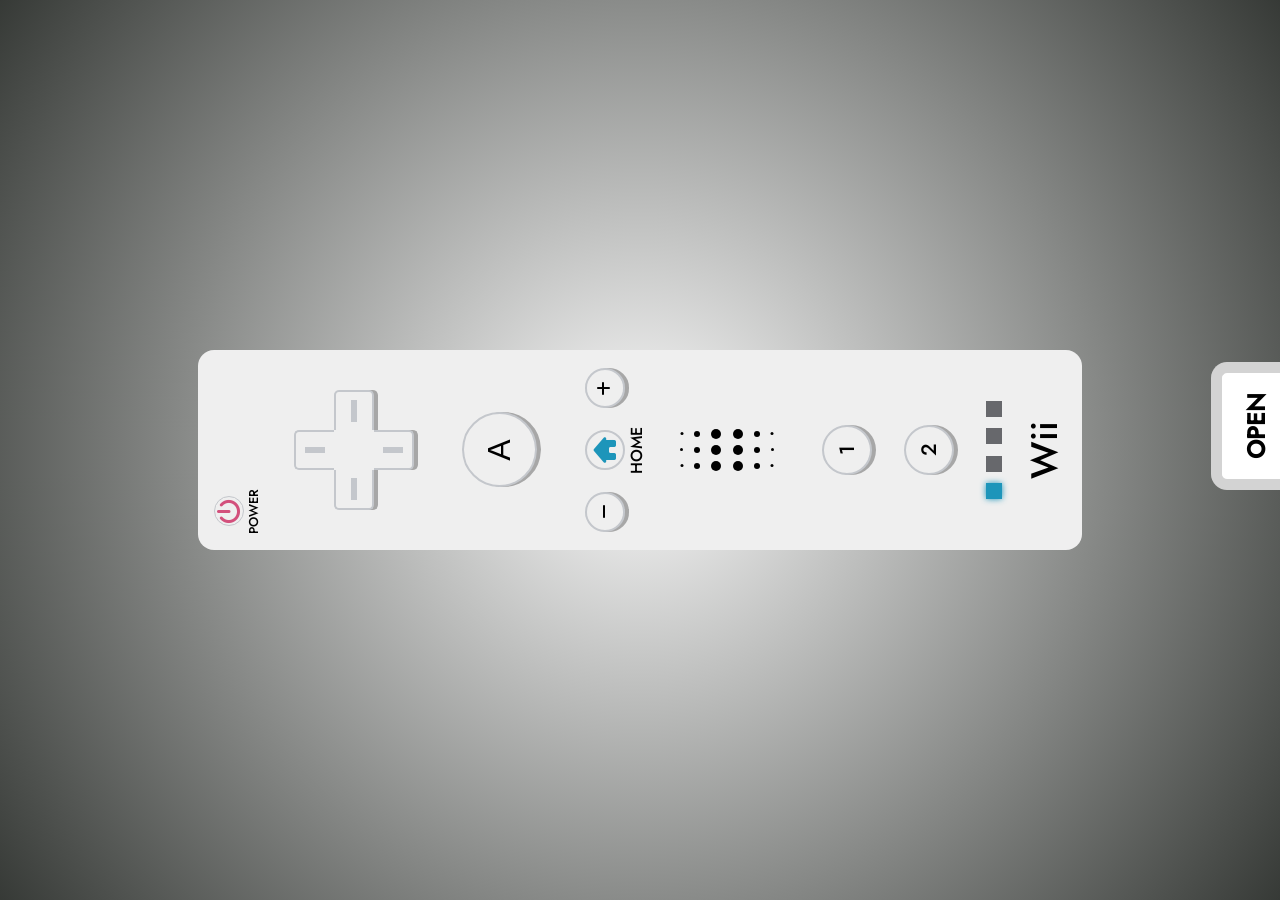
<file: Controllers/Wii.html>
<!DOCTYPE html>
<html lang="nl">

<head>
    <meta charset="UTF-8">
    <meta name="viewport" content="width=device-width, initial-scale=1.0">
    <link rel="stylesheet" href="../Styles/global.css">
    <link rel="stylesheet" href="../Styles/wii.css">
    <link rel="stylesheet" href="https://cdnjs.cloudflare.com/ajax/libs/font-awesome/6.5.1/css/all.min.css">
    <link id="favicon" rel="icon" type="image/png" href="../Assets/Images/Favicon/Idle.png">
    <title>Sprint 0</title>
</head>

<!-- 
Functionaliteiten:
* Power Button: Afsluit geluid / afsluiten
* Dpad-up: Pop-up
* Dpad-left: Pop-up
* Dpad-right: Pop-up
* Dpad-down: Pop-up
* A: Pop-up
* Plus: Begin wii sports modus
* Home: Mario Shake
* Minus: Beeindig wii sport modus
* 1: Github
* 2: Website 
-->

<body>
    <main>
        <div id="shake-wrapper">
            <div id="sports-wrapper">
                <div class="wii-controller">
                    <div id="power-container">
                        <button id="power-btn"><i class="fa-solid fa-power-off"></i></button>
                        <p>Power</p>
                    </div>

                    <div class="dpad">
                        <button id="dpad-up" popovertarget="popup-up">
                            <hr>
                        </button>
                        <button id="dpad-left" popovertarget="popup-left">
                            <hr>
                        </button>
                        <button id="dpad-right" popovertarget="popup-right">
                            <hr>
                        </button>
                        <button id="dpad-down" popovertarget="popup-down">
                            <hr>
                        </button>
                    </div>

                    <button id="btn-a" popovertarget="popup-a">A</button>

                    <div id="center-buttons-container">
                        <button id="btn-minus"><i class="fa-solid fa-minus"></i></button>
                        <div id="btn-home">
                            <button id="home-button"><i class="fa-solid fa-house"></i></button>
                            <p>Home</p>
                        </div>
                        <button id="btn-plus"><i class="fa-solid fa-plus"></i></button>
                    </div>

                    <div id="sound-holes">
                        <div class="hole-small"></div>
                        <div class="hole-medium"></div>
                        <div class="hole-large"></div>
                        <div class="hole-large"></div>
                        <div class="hole-medium"></div>
                        <div class="hole-small"></div>
                    </div>

                    <div id="container-1-2">
                        <a id="btn-1" href="https://github.com/Smulvin/Melvin-Web_Sprint0" target="_blank">1</a>
                        <a id="btn-2" href="https://smulvin.github.io/Melvin-Web_Sprint0/" target="_blank">2</a>
                    </div>

                    <div id="player-lights">
                        <div id="player-light"></div>
                        <div></div>
                        <div></div>
                        <div></div>
                    </div>

                    <p id="wii-text">Wii</p>

                </div>
            </div>
        </div>
    </main>

    <div id="popup-up" popover class="wii-popup">
        <div class="modern-screen">
            <div class="glass-overlay"></div>

                <div class="modern-content">
                <h2>Opdracht</h2>
                <p>
                    Het doel van dit project is dat je een persoonlijke website moest maken. Op deze website moest in ieder
                    geval je leerdoelen staan en een gedeelte uit de content API van school gehaald worden met studenten
                    informatie. Ik had als eerste idee om meerdere controllers te maken voor een repsonsive idee. Later had ik
                    dit gewisseld naar een wii controller, omdat je die verticaal en horizontaal kan gebruiken.
                </p>
            </div>
        </div>
    </div>

    <div id="popup-left" popover class="wii-popup">
        <div class="modern-screen">
            <div class="glass-overlay"></div>

            <div class="modern-content">
                <h2>Leerdoel 1:</h2>
                <p>
                    Ik wil mezelf verbeteren in het maken van animaties door gebruik van CSS, zodat ik mijn websites er
                    interactiever en leuker uit kan laten zien.
                </p>
                <p>
                    Ik heb dit leerdoel voornamelijk gewerkt tijdens mijn CSS website. Daar waren we namelijk gelimiteerd tot
                    alleen HTML en CSS, maar nog steeds veel interactie en beweging. Daarom probeerde ik daar extra aandacht te
                    besteden aan animatie, ook gewoon een paar simpele. Ik vindt dat ik hier flink op vooruit ben gegaan. OOk op
                    mijn API website heb ik een kleine extra animatie toegevoegd als feedback naar de gebruiker wanneer hij een
                    pokemon aan zijn team toevoegt.
                </p>
            </div>
        </div>
    </div>

    <div id="popup-right" popover class="wii-popup">
        <div class="modern-screen">
            <div class="glass-overlay"></div>

            <div class="modern-content">
                <h2>Leerdoel 2:</h2>
                <p>
                    Ik wil mijn website correct responsive maken door gebruik te maken van de juiste styling in CSS en waar
                    mogelijk zonder media queries. Zodat mijn website er op alle schermen er goed uit blijft zien.
                </p>
                <p>
                    Dit leerdoel heb ik op eigenlijk elke website wel geprobeerd te maken. Zo heb ik ook op mijn sprint 0
                    website op een creatieve manier de website responsive gemaakt. Maar op andere websites zoals de detailpagian
                    van API was het voor me gevoel niet mogelijk zonder media queries, maar dat kwam vooral de styling die ik
                    had. Door een bevel cornershape was het lastig omdat tekst steeds werd afgesneden. Maar ook met mijn BT
                    website was de website volledig responsive.
                </p>
            </div>
        </div>
    </div>

    <div id="popup-down" popover class="wii-popup">
        <div class="modern-screen">
            <div class="glass-overlay"></div>

            <div class="modern-content">
                <h2>Leerdoel 3:</h2>
                <p>
                    Ik wil meer schetsen en ideeën uitwerken op papier, zodat ik een beter beeld heb van het project voordat ik
                    ga beginnen met coderen.
                </p>
                <p>
                    Ik heb aan dit leerdoel tijdens verschillende projecten gewerkt. Ik had er het meeste aan tijdens mijn API
                    website. Dit gaf me namelijk een goed beeld van de opdracht en de gehele website. Hierdoor kon ik makkelijk
                    componeten eruit halen die terugkwamen op verschillende pagina's. Maar ook voor dit blog heb ik het veel
                    gebruikt. Met elke schets kreeg ik een steeds beter beeld van de controller die ik aan het maken was. Want
                    ik wist steeds beter tijdens het schetsen waar ik op moest letten.
                </p>
            </div>
        </div>
    </div>

    <div id="popup-a" popover class="wii-popup">
        <div class="modern-screen">
            <div class="glass-overlay"></div>

            <div class="modern-content">
                <h2>Reflectie</h2>
                <p>
                    Ik merkte tijdens het maken van mijn sprint 0 website hoeveel oog voor detail ik heb en hoe leuk ik het vind
                    om echte voorwerpen na te maken met code. Maar iets anders wat me op viel is hoe leuk het is om easter eggs
                    toe te voegen. Voor vorige projecten tijdens mijn studie was de focus altijd gewoon een goed product, maar
                    tijdens deze minor wordt het veel aangeraden. Ik mekrte hoe het leuk is dat als je een gek idee hebt, om het
                    gewoon toe te voegen. Ik heb in elke opvolgend project wel een paar easter eggs verstopt op de website.
                </p>
            </div>
        </div>
    </div>

    <nav>
        <button id="open-nav">Open</button>
        <a href="../index.html"><img src="../Assets/Images/Nav/NES.png" alt="NES Controller"><p>HCD</p></a>
        <a href="GameAndWatch.html"><img src="../Assets/Images/Nav/GAndW.png" alt="GameAndWatch"><p>Hackathon</p></a>
        <a href="GameBoy.html"><img src="../Assets/Images/Nav/GameBoy.png" alt="GameBoy"><p>BT</p></a>
        <a href="Wii.html"><img src="../Assets/Images/Nav/Wii.png" alt="Wii"><p>Sprint 0</p></a>
        <a href="DS.html"><img src="../Assets/Images/Nav/DS.png" alt="DS"><p>CSS</p></a>
        <a href="3DS.html"><img src="../Assets/Images/Nav/3DS.png" alt="3DS"><p>API</p></a>
        <a href="Switch.html"><img src="../Assets/Images/Nav/Switch.png" alt="Switch"><p>Meesterschap</p></a>
        <a href="Switch2.html"><img src="../Assets/Images/Nav/Switch2.png" alt="Switch 2"><p>Weekly Nerds</p></a>
    </nav>

    <script src="../Scripts/nav.js"></script>
    <script src="../Scripts/EasterEggs/wii-easter.js"></script>
    <script src="../Scripts/dpad.js"></script>

    <script src="../Scripts/favicon.js"></script>
</body>

</html>
</file>
<file: Styles/global.css>
/* Source: https://fonts.google.com/specimen/Jost */
@font-face {
    font-family: "Jost";
    src: url("../Assets/fonts/Jost-Medium.ttf") format("truetype");
    font-weight: 500;
    font-style: normal;
}

@font-face {
    font-family: "Jost";
    src: url("../Assets/fonts/Jost-Italic.ttf") format("truetype");
    font-weight: normal;
    font-style: italic;
}

/* Source: https://font.download/font/nes-controller*/
@font-face {
    font-family: "Nes-Font";
    src: url("../Assets/fonts/Nes-Font.ttf") format("truetype");
    font-weight: normal;
    font-style: normal;
}

/* Source: https://www.fontspace.com/ro-spritendo-font-f83198 */
@font-face {
    font-family: "Nintendo-Font";
    src: url("../Assets/fonts/Nintendo-Font.otf") format("truetype");
    font-weight: normal;
    font-style: normal;
}

/* Source: https://fonts.google.com/specimen/Press+Start+2P */
@font-face {
    font-family: "Pixel-Font";
    src: url("../Assets/fonts/Pixel-Font.ttf") format("truetype");
    font-weight: normal;
    font-style: normal;
}

/* Source https://fontmeme.com/fonts/unown-font/ */
@font-face {
    font-family: "Unown";
    src: url("../Assets/fonts/Unown.ttf") format("truetype");
}

* {
    padding: 0;
    margin: 0;
    box-sizing: border-box;
}

html {
    overflow: hidden;
}

:root {
    --body-primary: hsl(0, 0%, 98%);
    --body-secondary: hsl(244, 100%, 27%);
    --body-background: radial-gradient(circle, var(--body-primary) 0%, var(--body-secondary) 100%);
    --dpad-color-shadow: #a7a7a7;
}

body {
    position: relative;
    width: 100vw;
    height: 100vh;
    background: var(--body-background);
    overflow: hidden;
}

main {
    display: flex;
    justify-content: center;
    align-items: center;
    height: 100vh;
    width: 100vw;
    overflow: hidden;
}

nav {
    position: fixed;
    background: white;
    top: 50%;
    right: 0;
    transform: translateX(100%) translateY(-50%);
    transition: transform 0.3s ease;
    corner-shape: bevel;
    border: 0.7rem solid lightgray;
    border-right: none;
    border-radius: 2rem 0 0 2rem;
    display: grid;
    grid-template-columns: repeat(2, auto);
    padding: 1rem;
    gap: 2rem;

    button {
        font-family: "Jost";
        color: black;
        font-weight: bold;
        font-size: 1.5rem;
        text-transform: uppercase;
        background: white;
        border: 0.7rem solid lightgray;
        border-bottom: none;
        corner-shape: bevel;
        border-radius: 1rem 1rem 0 0;
        position: absolute;
        top: 50%;
        left: -6.5rem;
        transform: translateX(50%);
        rotate: -90deg;
        display: flex;
        align-items: center;
        justify-content: center;
        height: 5rem;
        width: 8rem;
    }

    a {
        display: flex;
        flex-direction: column;
        align-items: center;
        justify-content: center;
        width: clamp(80px, 15vw, 120px);
        aspect-ratio: 1;
        text-decoration: none;
        transition: transform 0.15s ease;
        transform-origin: bottom center;
        

        img {
            width: 100%;
            height: 100%;
            object-fit: cover;
        }

        p {
            color: white;
            font-family: "Jost";
            background: rgba(0, 0, 0, 0.5);
            order: -1;
            width: 120px;
            text-align: center;
            padding: 0.5rem 0;
            border-radius: 1rem;
            position: relative;
            opacity: 0;
            transition: opacity 0.3s ease;

            &::after {
                content: "";
                position: absolute;
                bottom: -20px;
                left: 50%;
                transform: translateX(-50%);
                height: 20px;
                width: 40px;
                corner-bottom-left-shape: bevel;
                corner-bottom-right-shape: bevel;
                border-radius: 0 0 2rem 2rem;
                background: rgba(0, 0, 0, 0.5);
            }
        }

        &:hover {
            transition: transform 0.15s ease;
            transform: scale(1.1);

            p {
                opacity: 1;
            }
        }


    }
}

.nav-open {
    transform: translateX(0) translateY(-50%);
    transition: transform 0.3s ease;
} 

button:hover, a:hover {
    cursor: pointer;
}

[popover] {
    position: fixed;
    margin: auto;
    opacity: 0;
    scale: 0;
    transition: opacity .5s ease, scale .5s ease, overlay .5s ease, display .5s ease;
    transition-behavior: allow-discrete;
}


/* When open */
[popover]:popover-open {
    opacity: 1;
    scale: 1;
}

/* Starting state for opening */
@starting-style {
  [popover]:popover-open {
    opacity: 0;
    scale: 0;
  }
}

.hidden {
    display: none;
}

.dpad {
    display: grid;
    grid-template-columns: repeat(3, 1fr);
    grid-template-rows: repeat(3, 1fr);
    aspect-ratio: 1;

    button {
        aspect-ratio: 1;
        border: none;
        padding: 0.5rem;
        z-index: 1;
    }

    #dpad-up {
        grid-area: 1 / 2;
        border-radius: 5px 5px 0 0;
    }

    #dpad-left {
        grid-area: 2 / 1;
        border-radius: 5px 0 0 5px;
        filter:drop-shadow(0 4px 0px var(--dpad-color-shadow));
    }

    div {
        grid-column: 2;
        grid-row: 2;
        z-index: 0;
    }

    #dpad-right {
        grid-area: 2 / 3;
        border-radius: 0 5px 5px 0;
        filter:drop-shadow(0 4px 0px var(--dpad-color-shadow));

    }

    #dpad-down {
        grid-area: 3 / 2;
        border-radius: 0 0 5px 5px;
        filter:drop-shadow(0 4px 0px var(--dpad-color-shadow));
    }

    #dpad-up,
    #dpad-down {
        hr {
            rotate: 90deg;
        }
    }
}

/* Top Button */
.dpad.top-pressed #dpad-up { transform: rotateX(22.5deg); }
.dpad.top-pressed #dpad-left { filter: drop-shadow(0 6px 0 var(--dpad-color-shadow)); transform: rotateX(22.5deg) translateY(-4px);}
.dpad.top-pressed #dpad-right { filter: drop-shadow(0 6px 0 var(--dpad-color-shadow)); transform: rotateX(22.5deg) translateY(-4px); }
.dpad.top-pressed #dpad-down { filter: drop-shadow(0 8px 0 var(--dpad-color-shadow)); transform: rotateX(-45deg)  translateY(-11px); }
.dpad.top-pressed #dpad-div { margin-top: -4px;}

/* Left Button */
.dpad.left-pressed #dpad-left { transform: rotateY(-30deg);}
.dpad.left-pressed #dpad-up { filter: drop-shadow(6px 0 0 var(--dpad-color-shadow)); transform:rotateY(22.5deg) translateX(-4px);}
.dpad.left-pressed #dpad-down { filter: drop-shadow(6px 4px 0 var(--dpad-color-shadow)); transform:rotateY(22.5deg) translateX(-4px);}
.dpad.left-pressed #dpad-right { filter: drop-shadow(4px 4px 0 var(--dpad-color-shadow)); transform: rotateY(-30deg) translateX(-9px);}
.dpad.left-pressed #dpad-div { filter: drop-shadow(4px 4px 0 var(--dpad-color-shadow)); transform: translateX(-4px);}

/* Right Button */
.dpad.right-pressed #dpad-right { transform: rotateY(-22.5deg);}
.dpad.right-pressed #dpad-up { filter: drop-shadow(-6px 0 var(--dpad-color-shadow)); transform:rotateY(-22.5deg) translateX(4px);}
.dpad.right-pressed #dpad-down { filter: drop-shadow(-6px 4px 0 var(--dpad-color-shadow)); transform:rotateY(-22.5deg) translateX(4px);}
.dpad.right-pressed #dpad-left { filter: drop-shadow(-4px 4px 0 var(--dpad-color-shadow)); transform: rotateY(30deg) translateX(9px); }
.dpad.right-pressed #dpad-div { filter: drop-shadow(-4px 4px 0 var(--dpad-color-shadow)); transform: translateX(4px); }

/* Bottom Button */
.dpad.bottom-pressed #dpad-down { filter: drop-shadow(0 0px 0 var(--dpad-color-shadow));}
.dpad.bottom-pressed #dpad-left { filter: drop-shadow(0 -4px 0 var(--dpad-color-shadow)); transform: rotateX(-22.5deg) translateY(4px);}
.dpad.bottom-pressed #dpad-right { filter: drop-shadow(0 -4px 0 var(--dpad-color-shadow)); transform: rotateX(-22.5deg) translateY(4px);}
.dpad.bottom-pressed #dpad-up { filter: drop-shadow(0 -4px 0 var(--dpad-color-shadow)); transform: rotateX(40deg) translateY(11px);}


.btn-container {
    display: grid;
    grid-template-columns: repeat(3, 1fr);
    grid-template-rows: repeat(3, 1fr);
    gap: 0.1rem;
    width: 8rem;
    aspect-ratio: 1;

    button {
        border: none;
        width: 2.7rem;
        aspect-ratio: 1;
        background: var(--switch-black);
        border-radius: 50%;
        box-shadow: 0px 5px 0px 0px black;

        &:active {
            box-shadow: 0px 2px 0px 0px black;
            transform: translateY(3px);
        }

        &:nth-of-type(1) { grid-column: 2; }
        &:nth-of-type(2) { grid-column: 1; grid-row: 2; }
        &:nth-of-type(3) { grid-column: 3; grid-row: 2; }
        &:nth-of-type(4) { grid-column: 2; grid-row: 3; }
    }
}




.switch-screen {
    width: var(--switch-width-screen);
    height: var(--switch-height-screen);
    background: var(--switch-black);
    border-left: 2px solid black;
    border-right: 2px solid black;
    padding: 1rem;
    position: relative;

    .content {
        width: 100%;
        height: 100%;
        padding: 3rem;
        background:
            radial-gradient(circle at top left,
                hsla(196, 66%, 59%, 0.078),
                transparent 30%),
            radial-gradient(circle at bottom right,
                hsla(11, 97%, 71%, 0.078),
                transparent 30%),
            var(--switch-screen-color);
        border-radius: 1rem;
        overflow-x: auto;
        scrollbar-width: none;
        -ms-overflow-style: none;

        &::-webkit-scrollbar {
            display: none;
        }

        .detail-screen {
            display: none;
            height: 100%;
            color: white;
            font-family: "Jost";
            border-radius: 2rem;

            overflow-y: auto;
            scrollbar-width: none;
            -ms-overflow-style: none;

            background: linear-gradient(180deg,
                    rgba(255, 255, 255, 0.04),
                    rgba(255, 255, 255, 0.02));
            backdrop-filter: blur(20px);

            animation: fadeScreen 0.4s ease;


            &::-webkit-scrollbar {
                display: none;
            }

            &.active-screen {
                display: block;
            }

            h2 {
                font-size: 3rem;
                margin-bottom: 0.5rem;
                font-weight: bold;

            }

            h3 {
                font-size: 1.5rem;
                margin-top: 2rem;
                margin-bottom: 1rem;
                line-height: 1.5;

                span {
                    color: white;
                }

            }

            h4 {
                margin-top: 1rem;
                margin-bottom: 0.5rem;
                font-size: 1.2rem;
            }

            h5 {
                margin-top: 1rem;
                margin-bottom: 0.5rem;
                font-size: 1rem;
            }

            p {
                font-size: 1rem;
                line-height: 1.8;
                max-width: 85ch;
                margin-bottom: 1.5rem;
            }

            .subtitle {
                color: var(--switch-blue);
                font-size: 1.1rem;
                font-weight: 600;
                margin-bottom: 3rem;
            }
        }

        .screen-menu {
            display: flex;
            gap: 0.1rem;
            align-items: center;
            height: 100%;

            div {
                display: flex;
                color: var(--switch-screen-text);
                flex-direction: column;
                font-family: "Jost";
                font-weight: bold;
                font-size: 1.5rem;

                .button-border {
                    padding: 0.3rem;
                    border: 5px solid transparent;
                    border-radius: 1rem;
                    transition: padding 0.3s ease, border 0.3s ease;
                }

                p {
                    opacity: 0;
                    transition: opacity 0.3s ease;
                    white-space: nowrap;
                }

                &:has(.active) {
                    p {
                        opacity: 1;
                        transition: opacity 0.3s ease;
                    }

                    .button-border {
                        padding: 0.3rem;
                        border: 5px solid var(--switch-screen-text);
                        border-radius: 1rem;
                        transition: padding 0.3s ease, border 0.3s ease;
                    }
                }
            }

            &.hidden {
                display: none;
            }

            .screen-btn {
                width: 220px;
                aspect-ratio: 1;
                border: none;

                img {
                    width: 100%;
                    height: 100%;
                    object-fit: cover;
                }
            }
        }

        .screen-menu::after {
            content: "";
            height: 100%;
            width: 3rem;
            flex: 0 0 3rem;
        }
    }
}

@keyframes fadeScreen {
    from {
        opacity: 0;
        transform: translateY(20px);
    }

    to {
        opacity: 1;
        transform: translateY(0);
    }
}

@keyframes scroll {
  from {
    transform: translateX(0);
  }
  to {
    transform: translateX(-50%);
  }
}
</file>
<file: Styles/nes.css>
:root {
    --body-secondary: hsla(0, 92%, 30%, 0.6);

    --primary-color: hsl(60, 2%, 82%);
    --secondary-color: hsl(348, 4%, 26%);
    --tertiary-color: hsl(72, 3%, 61%);
    --nes-red: hsl(6, 70%, 47%);
    --nes-white: hsl(60, 2%, 80%);
    --nes-black: hsl(150, 2%, 23%);

    /* Normal size: 123.4mm x 53.2mm x 17.5mm */
    /* Dimensies bron: https://www.dimensions.com/element/nes-controller */
    --nes-width: 740.4px;
    --nes-height: 319.2px;
    --nes-depth: 112.5px;

    --font-family: "Nes-Font", sans-serif;
}

#scene {
    perspective: 1000px;
    cursor: grab;


    &:active {
        cursor: grabbing;
    }
}

#nes-controller {
    position: relative;
    width: var(--nes-width);
    height: var(--nes-height);
    transform-style: preserve-3d;
    transform: rotateX(-20deg) rotateY(-30deg);

    >div {
        position: absolute;
        background-color: var(--primary-color);
    }
}

#nes-left,
#nes-right {
    width: var(--nes-depth);
    height: var(--nes-height);
}

#nes-top,
#nes-bottom {
    width: var(--nes-width);
    height: var(--nes-depth);
}

#nes-back {
    width: var(--nes-width);
    height: var(--nes-height);
}

#nes-front {
    transform: translateZ(calc(var(--nes-depth) / 2));
}

#nes-back {
    transform: rotateY(180deg) translateZ(calc(var(--nes-depth) / 2));
}

#nes-left {
    transform: rotateY(-90deg) translateZ(calc(var(--nes-depth) / 2));
    left: 0;
}

#nes-right {
    transform: rotateY(90deg) translateZ(calc(var(--nes-width) - var(--nes-depth) / 2));
}

#nes-top {
    transform: rotateX(90deg) translateZ(calc(var(--nes-depth) / 2));
    top: 0;
}

#nes-bottom {
    transform: rotateX(-90deg) translateZ(calc(var(--nes-depth) / 2));
    bottom: 0;
}

hr {
    border: 1px solid var(--secondary-color);
    position: absolute;
}

#nes-top {
    hr {
        width: 100%;
        top: 35%;
    }

    &::after {
        content: "";
        position: absolute;
        width: 30px;
        height: 5px;
        background: var(--tertiary-color);
        bottom: 0;
        left: 25%;
    }

    &::before {
        content: "";
        position: absolute;
        width: 30px;
        height: 5px;
        background: var(--tertiary-color);
        top: 0;
        left: 25%;
    }
}

#nes-bottom {
    hr {
        width: 100%;
        bottom: 35%;
    }
}

#nes-left {
    hr {
        height: 100%;
        left: 35%;
    }
}

#nes-right {
    hr {
        height: 100%;
        right: 35%;
    }
}

#nes-back {

    ul {
        display: grid;
        grid-template-columns: repeat(3, 1fr);
        grid-template-rows: repeat(2, 1fr);
        padding: 2rem;
        width: 100%;
        height: 100%;
        list-style: none;

        li {
            width: 20px;
            height: 20px;
            background: var(--nes-black);
            border-radius: 50%;
            margin-right: 15px;

            &::after {
                content: "";
                position: absolute;
                width: 18px;
                margin-top: 8px;
                margin-left: 1px;
                height: 3px;
                background: black;
                border-radius: 2px;            
            }

            &::before {
                content: "";
                position: absolute;
                width: 18px;
                margin-top: 8px;
                margin-left: 1px;
                height: 3px;
                background: black;
                border-radius: 2px; 
                transform: rotate(90deg);           
            }
        }

        li:nth-of-type(3n - 1) {
            justify-self: center;
        }

        li:nth-of-type(3n) {
            justify-self: end;
        }

        li:nth-of-type(1n + 4) {
            align-self: end;
        }

        li:nth-of-type(5) {
            margin-left: 50px;
        }
    }

    .text-container {
        width: 40%;
        position: absolute;
        top: 50%;
        right: 7%;
        transform: translateY(-50%);
        background: hsl(60, 4%, 73%);
        padding: 5px 3rem;
        color: var(--primary-color);
        font-family: "Nintendo-Font", sans-serif;

        p {
            font-size: 1.2rem;
        }

        hr {
            width: 50%;
            border: 1px solid var(--primary-color);
        }

        p:not(:first-of-type) {
            text-transform: uppercase;
            font-family: "Nes-Font", sans-serif;
            font-size: 1.2rem;

        }
    }

    ;

    &::before {
        content: "";
        position: absolute;
        width: 15px;
        height: 15px;
        border-radius: 50%;
        background: var(--tertiary-color);
        bottom: 50%;
        right: 50%;
        transform: translate(-50%, -50%);
    }

    &::after {
        content: "";
        position: absolute;
        width: 30px;
        height: 15px;
        background: var(--tertiary-color);
        top: 0;
        right: 25%;
    }
}

#nes-front {
    width: var(--nes-width);
    height: var(--nes-height);

    &::after {
        content: "";
        position: absolute;
        width: 30px;
        height: 15px;
        background: var(--tertiary-color);
        top: 0;
        left: 25%;
    }
}

#nes-controller-black {
    background: var(--secondary-color);
    height: 80%;
    width: 95%;
    margin: 6% auto 0 auto;
    border-radius: 10px;
    display: flex;

    #nes-left-half {
        height: 100%;

    }

    .dpad {
        width: 150px;
        margin: 65px 35px;
        position: relative;

        &::after {
            content: "";
            position: absolute;
            inset: 0;
            border: 3px solid white;
            corner-shape: notch;
            border-radius: calc(105% / 3.5);
            scale: 110%;
            pointer-events: none;
        }

        button {
            background: black;
            filter:drop-shadow(0 0px 0px var(--dpad-color-shadow));

            i {
                font-size: 20px;
                color: var(--nes-black);
            }
        }

        div {
            background: black;
        }
    }

    #nes-grey-blocks {
        display: flex;
        flex-direction: column;
        justify-content: space-between;
        height: 100%;
        letter-spacing: 2px;

        div {
            background: var(--tertiary-color);
            height: 40px;
            border-radius: 5px;
            width: 200px;
        }

        div:first-of-type {
            border-radius: 0 0 5px 5px;
        }

        /* Select / Start Texts */
        div:nth-of-type(3) {
            position: relative;
            font-family: "Nes-Font", sans-serif;
            font-weight: bold;
            display: flex;
            justify-content: space-evenly;
            align-items: center;
            font-size: 20px;


            &:before,
            &:after {
                text-transform: uppercase;
                color: var(--nes-red);

            }

            &:before {
                content: "Github";
            }

            &:after {
                content: "Website";
            }
        }

        /* Select / Start buttons */
        div:nth-of-type(4) {
            display: flex;
            justify-content: space-evenly;
            align-items: center;
            height: 60px;
            background: var(--nes-white);
            position: relative;
            padding: 10px;

            &::after {
                content: "";
                border: 4px solid var(--tertiary-color);
                border-radius: 5px;
                inset: 3px;
                position: absolute;
            }

            a {
                width: 50px;
                height: 20px;
                border-radius: 10px;
                border: none;
                background: var(--nes-black);
                position: relative;
                display: block;
                z-index: 10;
            }
        }

        div:last-of-type {
            height: 30px;
            border-radius: 5px 5px 0 0;
        }
    }

    #nes-right-half {
        display: flex;
        flex-direction: column;
        color: var(--nes-red);
        height: 100%;
        width: 100%;
        justify-content: space-around;
        align-items: center;

        p {
            font-family: "Nintendo-Font", sans-serif;
            font-size: 18px;
        }

        #nes-ab-container {
            display: flex;
            gap: 15px;

            div {
                width: 80px;
                aspect-ratio: 1;
                background: var(--nes-white);
                display: flex;
                justify-content: center;
                align-items: center;
                border-radius: 5px;

                button {
                    width: 65px;
                    aspect-ratio: 1;
                    background: var(--nes-red);
                    border: none;
                    border-radius: 50%;
                    position: relative;
                    display: block;
                    z-index: 10;

                    &::after {
                        content: "";
                        position: absolute;
                        font-family: "Nes-Font", sans-serif;
                        color: var(--nes-red);
                        right: 0;
                        bottom: -35px;
                        font-size: 35px;
                    }
                }

                &:first-of-type button::after {
                    content: "B";
                }

                &:last-of-type button::after {
                    content: "A";
                }
            }
        }
    }
}

.nes-popup {
    border: 1rem solid rgb(122, 69, 9);
    border-radius: 1rem;
    font-size: clamp(1rem, 2vw, 1.3rem);
}

.crt-screen {
    width: 100%;
    max-width: 60rem;
    background: #111;
    border: 0.5rem solid #292929;
    position: relative;
    overflow: hidden;
    box-shadow:
        0 0 30px rgba(0,0,0,0.8),
        inset 0 0 40px rgba(0,255,100,0.05);

    &::before {
        content: "";
        position: absolute;
        inset: 0;
        background: repeating-linear-gradient(
            to bottom,
            rgba(255,255,255,0.03),
            rgba(255,255,255,0.03) 2px,
            transparent 2px,
            transparent 4px
        );
    }

    &::after {
        content: "";
        position: absolute;
        inset: 0;
        background: rgba(0,255,120,0.03);
        animation: flicker 0.15s infinite;
    }
}


@keyframes flicker {
    0% { opacity: 0.9; }
    50% { opacity: 1; }
    100% { opacity: 0.85; }
}

.crt-content {
    position: relative;
    padding: clamp(1rem, 2vw, 3rem);
    color: #b6ffb6;
    font-family: monospace;
}

/* Mario Easter Egg */
.nes-mario {
    position: absolute;
    bottom: 20px;
    left: 0;
    height: 64px;
    image-rendering: pixelated;
}

.nes-bird {
    position: fixed;
    top: 0;
    left: 0;
    height: 70px;
    z-index: -9999;
    transform-origin: center;
    image-rendering: pixelated;
}
</file>
<file: Styles/gamewatch.css>
:root {
    --body-secondary: hsla(135, 84%, 46%, 0.6);

    --color-yellow: #e4cfb0;
    --color-yellow-dark: #b29a73;
    --color-brown: #6e4831;
    --color-red: #bc312a;
    --color-white: #d0d0c5;
    --color-black: #31334c;
    --color-grey: #aba291;

    /* Normal size: 112mm x 67mm */
    /* Bron dimensies: https://game-watch.fandom.com/wiki/Parachute */
    --gamewatch-width: 1008px;
    --gamewatch-height: 603px;
}


.gamewatch {
    width: var(--gamewatch-width);
    height: var(--gamewatch-height);
    background: var(--color-yellow);
    border-top: 1.2rem solid var(--color-brown);
    border-bottom: 1.2rem solid var(--color-brown);
    border-left: 0.6rem solid var(--color-brown);
    border-right: 0.6rem solid var(--color-brown);
    border-radius: 1rem;
    display: flex;
    justify-content: space-around;
    align-items: center;
    gap: 1rem;
    padding: 2rem;

    .bottom {
        display: flex;
        flex-direction: column;
        align-items: center;

        .red-button {
            width: 6rem;
            aspect-ratio: 1;
            background: var(--color-brown);
            border-radius: 50%;
            display: flex;
            align-items: center;
            justify-content: center;

            button {
                width: 90%;
                aspect-ratio: 1;
                background: var(--color-red);
                border-radius: 50%;
                border: none;
                box-shadow: 0px 10px 0px 0px #4b1111;
                transform: translateY(-9px);


                &:active {
                    box-shadow: 0px 1px 0px 0px #4b1111;
                    transform: translateY(0px);
                }
            }
        }

        p {
            display: flex;
            align-items: center;
            font-family: "Jost";
            font-size: 1.5rem;
            color: var(--color-black);
            gap: 0.5rem;
            text-transform: uppercase;
        }
    }



    .left-side {
        display: flex;
        flex-direction: column;
        align-items: center;
        justify-content: space-between;
        height: 100%;

        .top p {
            display: flex;
            flex-direction: column;
            align-items: center;
            font-size: 2rem;
            background: var(--color-white);
            border: 2px solid var(--color-black);
            border-radius: 1rem;
            font-family: Jost;
            width: 8rem;
            position: relative;
            text-transform: uppercase;
            line-height: 2rem;
            font-weight: bold;

            &::after {
                content: "Nintendo";
                position: absolute;
                font-family: "Nintendo-Font";
                font-size: 1rem;
                bottom: -2.5rem;
                text-transform: initial;
            }
        }
    }

    .center-screen {
        width: 70%;
        height: 100%;
        background: var(--color-yellow);
        border: 1.5rem solid var(--color-yellow-dark);
        padding: 1rem;

        .word-border {
            background: var(--color-yellow);
            border: 4px solid var(--color-black);
            border-radius: 1rem;
            height: 100%;
            width: 100%;
            position: relative;
            padding: 1.5rem;

            &::before,
            &::after {
                position: absolute;
                font-family: "Jost";
                background: var(--color-yellow);
                padding: 0 1rem;
                font-size: 1.5rem;
                left: 50%;
                transform: translateX(-50%);
                text-transform: uppercase;
            }

            &::before {
                content: "Parachute";
                top: -1rem;
            }

            &::after {
                content: "Wide Screen";
                bottom: -1rem;
            }

            .screen {
                width: 100%;
                aspect-ratio: 4 / 3;
                background:
                    linear-gradient(to bottom,
                        #b9c7a1,
                        #a8b58f);
                border: 1.3rem solid var(--color-brown);
                border-radius: 1rem;
                position: relative;
                overflow: hidden;
                display: flex;
                align-items: center;
                justify-content: center;
                font-family: monospace;

                .lcd-overlay {
                    position: absolute;
                    inset: 0;
                    background:
                        repeating-linear-gradient(
                            to bottom,
                            rgba(255,255,255,0.10) 0px,
                            rgba(255,255,255,0.10) 2px,
                            rgba(0,0,0,0.05) 2px,
                            rgba(0,0,0,0.05) 4px
                        );
                    opacity: 0.8;
                    mix-blend-mode: soft-light;
                }

                .slide {
                    position: absolute;
                    width: 100%;
                    height: 100%;
                    padding: 2rem 1rem;
                    display: flex;
                    flex-direction: column;
                    align-items: center;
                    justify-content: center;
                    gap: 1rem;
                    opacity: 0;
                    transform: scale(0.96);
                    transition: opacity 0.3s ease, transform 0.3s ease;
                    color: #2d331f;

                    &.active {
                        opacity: 1;
                        transform: scale(1);
                    }

                    h2 {
                        font-size: 2rem;
                        text-transform: uppercase;
                        letter-spacing: 4px;
                        text-align: center;
                        text-shadow: 2px 2px 0px rgba(0, 0, 0, 0.15);
                    }

                    p {
                        line-height: 1.5;
                        font-size: 1rem;
                    }
                }
            }
        }
    }

    .right-side {
        display: flex;
        flex-direction: column;
        align-items: center;
        justify-content: space-between;
        height: 100%;

        .top {
            display: flex;
            align-items: center;
            gap: 1rem;

            .grey-buttons-container {
                display: flex;
                flex-direction: column;
                align-items: center;
                gap: 0.5rem;

                .grey-button {
                    display: flex;
                    flex-direction: column;
                    align-items: center;

                    div {
                        width: 5rem;
                        height: 3rem;
                        background: var(--color-brown);
                        border-radius: 2rem;
                        display: flex;
                        justify-content: center;
                        align-items: center;

                        button,
                        a {
                            width: 80%;
                            height: 70%;
                            background: var(--color-grey);
                            border-radius: 2rem;
                            border: none;
                            box-shadow: 0px 5px 0px 0px #5c5b5b;
                            transform: translateY(-3px);

                            &:active {
                                box-shadow: 0px 1px 0px 0px #5c5b5b;
                                transform: translateY(0px);
                            }
                        }
                    }

                    p {
                        font-family: "Jost";
                        color: var(--color-black);
                        font-size: 1rem;
                        text-transform: uppercase;
                    }


                }
            }

            .lights-container {
                display: flex;
                flex-direction: column;
                align-items: center;
                gap: 1rem;

                div {
                    display: flex;
                    flex-direction: column;
                    align-items: center;

                    .light {
                        width: 1rem;
                        aspect-ratio: 1;
                        background: var(--color-red);
                        border-radius: 50%;
                        filter: drop-shadow(0px 0px 3px var(--color-red));
                    }

                    p {
                        font-family: "Jost";
                        color: var(--color-black);
                        font-size: 1rem;
                        text-transform: uppercase;
                    }
                }


            }
        }
    }
}

.time-display {
    position: absolute;
    top: 1rem;
    left: 1rem;
    font-family: "Pixel-Font", monospace;
    font-size: 1.4rem;
    color: #1b3b1b;

    background: rgba(168, 181, 143, 0.6);
    padding: 0.8rem 1.2rem;
    border: 3px solid #2d331f;
    border-radius: 0.5rem;

    opacity: 0;
    transition: opacity 0.2s ease;

    z-index: 5;
}

#screenBreak {
    width: 100%;
    height: auto;
    display: none;

    @media (max-width: 1050px){
        display: block;
    } 
}

.time-display.active {
    opacity: 1;
    transform: scale(1);
}
</file>
<file: Styles/gameboy.css>
:root {
    --body-secondary: hsla(234, 89%, 43%, 0.6);

    --gameboy-grey: #dad5db;
    --gameboy-grey-dark: #7a7788;
    --gameboy-grey-btn: #8c8398;
    --gameboy-green: #a3b434;
    --gameboy-green-dark: #1f4b1b;
    --gameboy-red: #89245c;
    --gameboy-blue: #53558b;
    --gameboy-black: #323135;

    --dpad-color-shadow: black;

    /* Normaal 90mm x 148mm */
    /* Dimensies bron: https://www.dimensions.com/element/game-boy */
    --gameboy-width-controller: 540px;
    --gameboy-height-controller: 888px;

    --gameboy-width-screen: 396px;
    --gameboy-height-screen: 318px;
}


.gameboy-controller {
    width: var(--gameboy-width-controller);
    height: var(--gameboy-height-controller);
    background: var(--gameboy-grey);
    border-radius: 1rem 1rem 10rem 1rem;
    position: relative;


    .on-off-container {
        width: 100%;
        height: 3rem;
        border-bottom: 5px solid #a1a0a0;
        margin-bottom: 1rem;
        position: relative;
        display: flex;
        align-items: center;

        p {
            color: var(--gameboy-grey);
            background: #c1c0c2;
            padding: 0.2rem;
            border-radius: 1rem;
            font-family: "Jost";
            text-transform: uppercase;
            margin-left: 5rem;
        }

        &::before,
        &::after {
            content: "";
            position: absolute;
            top: 0;
            width: 5px;
            height: 100%;
            background: #a1a0a0;
        }

        &::before {
            left: 2rem;
        }

        &::after {
            right: 2rem;
        }
    }

    .gameboy-screen-container {
        width: 90%;
        height: 40%;
        background: var(--gameboy-grey-dark);
        margin: 0 auto;
        border-radius: 1rem 1rem 5rem 1rem;
        position: relative;
        padding: 1rem;

        >p {
            text-transform: uppercase;
            color: var(--gameboy-grey);
            position: relative;
            width: 100%;
            text-align: center;
            margin-left: 2rem;
            font-family: "Jost";
            font-size: 0.8rem;

            &::after,
            &::before {
                content: "";
                position: absolute;
                background: linear-gradient(var(--gameboy-red) 33%,
                        var(--gameboy-grey-dark) 33%,
                        var(--gameboy-grey-dark) 66%,
                        var(--gameboy-blue) 66%);
                height: 70%;
            }

            &::before {
                width: 30%;
                left: -2rem;
            }

            &::after {
                width: 15%;
                right: 2rem;
            }
        }

        .gameboy-screen {
            height: 85%;
            width: 70%;
            background: var(--gameboy-green);
            margin: 0.5rem auto;
            border-radius: 0.5rem;
            position: relative;
            overflow: hidden;
            display: flex;
            justify-content: center;
            align-items: center;

            .slide {
                position: absolute;
                inset: 0;
                opacity: 0;
                display: flex;
                flex-direction: column;
                justify-content: center;
                align-items: center;
                gap: 1rem;

                &.active {
                    opacity: 1;
                    transform: translateX(0);
                }

                h2 {
                    font-family: "Pixel-Font";
                    font-size: 1.2rem;
                    color: var(--gameboy-green-dark);
                    text-align: center;
                }

                p {
                    font-family: "Pixel-Font";
                    color: var(--gameboy-green-dark);
                    font-size: 0.7rem;
                    line-height: 1.2rem;
                }

                img {
                    width: 100%;
                    height: auto;
                }
            }

            .slide:has(:not(img)) {
                padding: 2rem 1rem;
            }
        }

        .battery-container {
            display: flex;
            flex-direction: column;
            align-items: center;
            text-transform: uppercase;
            color: var(--gameboy-grey);
            gap: 0.5rem;
            position: absolute;
            top: 50%;
            transform: translateY(-100%);
            font-size: 0.8rem;
            font-family: "Jost";

            .light {
                border-radius: 50%;
                width: 1rem;
                aspect-ratio: 1;
                background: red;
                filter: drop-shadow(0px 0px 3px red);
            }
        }

        h1 {
            position: absolute;
            bottom: -3.2rem;
            font-family: "Nintendo-Font";
            color: var(--gameboy-blue);
            font-size: 1rem;

            span {
                text-transform: uppercase;
                font-size: 2.5rem;
                font-family: "Jost";
                font-style: italic;
            }
        }
    }

    .center-buttons-container {
        display: flex;
        justify-content: space-between;
        align-items: center;
        margin: 1rem;
        margin-top: 7rem;
        position: relative;

        .dpad {
            width: 150px;

            button {
                background: var(--gameboy-black);
                color: black;
                width: 50px;

                i {
                    font-size: 20px;
                    color: black;
                }
            }

            div {
                background: var(--gameboy-black);
                border: none;
            }
        }

        .a-b-container {
            display: flex;
            gap: 2rem;
            text-align: center;
            font-family: Nes-Font;
            font-size: 1.7rem;
            color: var(--gameboy-blue);

            p {
                rotate: -30deg;
                margin-right: -3rem;
            }

            button {
                width: 5rem;
                aspect-ratio: 1;
                border: none;
                background: var(--gameboy-red);
                border-radius: 50%;
                box-shadow: 0px 4px 0px 0px #5a133a;
                transform: translateY(-3px);

                &:active {
                    box-shadow: 0px 0px 0px 0px #5a133a;
                    transform: translateY(0px);
                }
            }

            div:last-of-type {
                margin-top: -4rem;
            }
        }
    }

    .select-start-container {
        display: flex;
        gap: 0.5rem;
        position: absolute;
        bottom: 8rem;
        left: 30%;

        >div {
            display: flex;
            flex-direction: column;
            align-items: center;
            color: var(--gameboy-blue);
            font-size: 1.6rem;
            font-weight: bold;
            font-family: "Nes-Font";
            rotate: -30deg;

            a {
                width: 80px;
                height: 15px;
                background: var(--gameboy-grey-btn);
                border-radius: 3rem;
                border: none;
                box-shadow: -2px 3px 0px 0px #424242;
                transform: translate(-2px, -3px);

                &:active {
                    box-shadow: -2px 2px 0px 0px #424242;
                    transform: translate(-2px, -1px);
                }
            }
        }
    }

    .sound-holes {
        display: flex;
        gap: 1.2rem;
        rotate: -30deg;
        position: absolute;
        bottom: 4rem;
        right: 2rem;

        li {
            list-style: none;
            width: 0.6rem;
            height: 6rem;
            background: var(--gameboy-grey-btn);
            border-radius: 1rem;
        }
    }

    .headphones {
        color: var(--gameboy-grey);
        background: #c1c0c2;
        padding: 0.2rem;
        border-radius: 1rem;
        font-family: "Jost";
        text-transform: uppercase;
        position: absolute;
        bottom: 0;
        left: 50%;
        transform: translateX(-50%);
        display: flex;
        gap: 1rem;
        align-items: center;
    }
}

#screenBreak {
    width: 100%;
    height: auto;
    display: none;

    @media (max-width: 550px){
        display: block;
    } 
}


/* **************** */
/* Easter egg Kirby */
/* **************** */
.gameboy-inner {
    height: 100%;
    transition: transform 1.2s cubic-bezier(0.7, -0.4, 0.2, 1.2),
        opacity 1.2s ease;
}

.gameboy-inner.sucked-away {
    transform: translateX(120vw) scale(0.6) rotate(-10deg);
    opacity: 0;
}

/* ****************** */
/* Easter egg Pokemon */
/* ****************** */

.encounter-overlay {
    position: absolute;
    inset: 0;
    z-index: 20;
    pointer-events: none;
}

.encounter-square {
    position: absolute;
    width: 10px;
    aspect-ratio: 1;
    background: var(--gameboy-green-dark);
    opacity: 0;
    transform: scale(0);
}

.encounter-square.active {
    opacity: 1;
    transform: scale(1);
    transition: 0.05s linear;
}

@keyframes squareIn {
    0% {
        transform: scale(0);
        opacity: 0;
    }

    40% {
        opacity: 1;
    }

    100% {
        transform: scale(1);
        opacity: 1;
    }
}
</file>
<file: Styles/switch2.css>
:root {
    --body-secondary: hsla(180, 100%, 52%, 0.6);

    --switch-red: #fd886f;
    --switch-blue: #53b8dc;
    --switch-black: #403f3d;
    --switch-white: #feffff;
    --switch-black-accent: #2b2a28;

    --switch-screen-color: #2d2d2d;
    --switch-screen-text: #2083ad;

    /* Normal size: 116mm x 30.7mm */
    /* Dimensies bron: https://www.nintendo.com/nl-nl/Hardware/Nintendo-Switch-2/Nintendo-Switch-2-Specificaties-2785627.html?srsltid=AfmBOoqZBPBSjOMNFwO9OwzFyUoCPXfzVXbFAFblwaFuebyZJF2gZzQ3 */
    --switch-width-controller: 200px;
    --switch-height-controller: 696px;

    /* Normaal 200mm x 116mm */
    --switch-width-screen: 1200px;
    --switch-height-screen: 696px;
}

.switch2-controller {
    display: flex;
    /* gap: 4rem; */

    #btn-l,
    #btn-r {
        position: absolute;
        width: 9.5rem;
        height: 8rem;
        background: var(--switch-black-accent);
        top: -0.2rem;
        z-index: -1;
        border: none;
    }

    .switch-left,
    .switch-right {
        display: flex;
        flex-direction: column;
        align-items: center;
        gap: 3rem;
    }

    .joystick {
        width: 7rem;
        aspect-ratio: 1;
        border-radius: 50%;
        display: flex;
        justify-content: center;
        align-items: center;
    }

    .stick {
        background: var(--switch-black);
        width: 6.5rem;
        aspect-ratio: 1;
        border-radius: 50%;
        border: 10px solid rgb(53, 53, 53);
        position: relative;

        &::after {
            content: "";
            position: absolute;
            inset: -10px;
            background: var(--switch-black);
            corner-shape: notch;
            border-radius: 45%;
        }
    }

    .switch-left {
        background: var(--switch-black);
        width: var(--switch-width-controller);
        height: var(--switch-height-controller);
        border-radius: 11rem 1rem 1rem 11rem;
        position: relative;
        padding: 6rem 0;

        #btn-l {
            right: 2.5rem;
            border-radius: 90% 0rem 0rem 0rem;

            /* &:hover {
                transform: translate(3px, 3px);
            } */
        }


        #btn-minus {
            position: absolute;
            top: 1.5rem;
            right: 1rem;
            width: 2rem;
            height: 0.5rem;
            background: var(--switch-black-accent);
            margin-top: 1rem;
            border: none;
        }

        .btn-container {
            button {
                font-size: 1.6rem;
            }
        }

        #btn-screenshot {
            width: 2.8rem;
            aspect-ratio: 1;
            border-radius: 3px;
            border: none;
            background: var(--switch-black-accent);
            font-size: 1.4rem;
            margin-right: -5rem;
            margin-top: -0.8rem;
        }

        .joystick {
            background: var(--switch-blue);
        }
    }

    .switch-right {
        background: var(--switch-black);
        width: var(--switch-width-controller);
        height: var(--switch-height-controller);
        border-radius: 1rem 11rem 11rem 1rem;
        position: relative;
        padding: 5rem 0;

        #btn-r {
            left: 2.5rem;
            border-radius: 0rem 90% 0rem 0rem;
        }

        #btn-plus {
            position: absolute;
            top: 1.5rem;
            left: 1rem;
            width: 2rem;
            aspect-ratio: 1;
            corner-shape: notch;
            border-radius: calc(100%/3);
            background: var(--switch-black-accent);
            border: none;
        }

        .btn-container {
            button {
                font-size: 1.2rem;
                color: var(--switch-white);
            }
        }

        #btn-home {
            width: 2.8rem;
            aspect-ratio: 1;
            border-radius: 50%;
            background: var(--switch-black-accent);
            border: none;
            font-size: 1.4rem;
            margin-left: -5rem;
        }

        #btn-online {
            width: 2.8rem;
            width: 2.8rem;
            aspect-ratio: 1;
            border-radius: 3px;
            border: none;
            background: var(--switch-black-accent);
            font-size: 1.8rem;
            margin-left: -5rem;
            margin-top: -0.8rem;
            font-weight: bold;
        }

        .joystick {
            background: var(--switch-red);
        }
    }

    .switch-screen {
        border-radius: 1rem;


        .content {
            border: 3rem solid black;
            border-top: 1rem solid black;
            border-bottom: 1rem solid black;

            .screen-menu.hidden {
                display: none;
            }

            .detail-screen {
                padding: 3rem;   

                h3 {
                    color: white;
                }
            }
        }
    }
}

@media (max-width: 1600px) {
    .switch2-controller {
        scale: 0.6;
        flex-wrap: wrap;
        justify-content: center;

        gap: 1rem;
        .switch-left {
            order: 2;
        }
        .switch-right {
            order: 3;
        }
    }
}

@media (max-width: 750px) {
    .switch2-controller {
        scale: 0.5;
        gap: 6rem;
    }
}

@media (max-width: 600px) {
    .switch2-controller {
        scale: 0.45;
        gap: 8rem;
    }
}

/* ************************ */
/* Hollow Knight Easter Egg */
/* ************************ */

#launch-container {
    position: absolute;
    width: 100%;
    height: 100%;
    overflow: hidden;
    pointer-events: none;
    top: 0;
    z-index: -10;
}

#flea, #grub {
    position: absolute;
    width: 10rem;
    height: auto;
    left: 0;
    top: 0;
    transform-origin: center;
}

/* ******************** */
/* Undertale Easter Egg */
/* ******************** */


/* Source: https://fonts2u.com/mars-needs-cunnilingus.font */
@font-face {
    font-family: "Undertale";
    src: url("../Assets/fonts/Undertale-Font.ttf") format("truetype");
    font-weight: normal;
    font-style: normal;
}

#undertale-overlay {
    position: absolute;
    width: calc(100% - 8rem);
    height: calc(100% - 4rem);
    background: black;
    inset: 0;
    z-index: 10;
    display: flex;
    justify-content: center;
    align-items: center;
    flex-direction: column;
    gap: 2rem;
    color: white;
    font-family: "Undertale";
    margin: auto;

    &.hidden {
        display: none;
    }

    .sans {
        display: flex;
        flex-direction: column;
        align-items: center;
        scale: 1.2;
        position: relative;

        #sans-head {
            margin-bottom: -0.5rem;
            animation: headBob 5s ease-in-out infinite;
        }

        .sleep-zs {
            position: absolute;
            top: 0;
            right: 1rem;

            span {
                position: absolute;
                font-family: monospace;
                font-weight: bold;
                color: white;
                text-shadow: 2px 2px 0 black;
                opacity: 0;

                animation: sansSleep 2.5s infinite;

                &:nth-child(1) {
                    font-size: 20px;
                    animation-delay: 0s;
                }
                &:nth-child(2) {
                    font-size: 26px;
                    animation-delay: 0.8s;
                }
                &:nth-child(3) {
                    font-size: 34px;
                    animation-delay: 1.6s;
                }
            }
        }
    }

    .arena {
        width: 15rem;
        aspect-ratio: 1;
        background: black;
        border: 5px solid white;
        display: flex;
        justify-content: center;
        align-items: center;

        #heart {
            width: 2rem;
            height: auto;
        }
    }

    .battle-info {
        display: flex;
        gap: 2rem;
        font-size: 2.7rem;

        >div {
            display: flex;
            align-items: center;
            gap: 0.5rem;

            p:first-of-type, span {
                font-size: 2rem;
                margin-right: 1rem;
            }

            progress {
                width: 10rem;
                height: 2rem;
                border-radius: 0;
            }

            progress::-webkit-progress-bar {
                background-color: #c30000;
            }

            progress::-webkit-progress-value {
                background-color: #ffff00;
            }
        }

    }
}

@keyframes headBob {
    0% { transform: translateY(0); }
    33% { transform: translateY(5px); }
    66% { transform: translateY(5px); }
    100% { transform: translateY(0); }
}

@keyframes sansSleep {
    0% {
        transform: translate(0, 0) scale(0.8);
        opacity: 0;
    }

    15% {
        opacity: 1;
    }

    100% {
        transform: translate(30px, -30px) scale(1.5);
        opacity: 0;
    }
}
</file>
<file: Styles/wii.css>
/* Bron: https://famfonts.com/wii/ */
@font-face {
    font-family: "Wii-Font";
    src: url("../Assets/fonts/Wii-Font.ttf") format("truetype");
    font-weight: normal;
    font-style: normal;
}

:root {
    --body-secondary: hsl(120, 3%, 22%);
    
    --wii-color: #efefef;
    --wii-color-text: #000000;


    --color-red: #d3507c;
    --color-blue: #1d95ba;
    --color-light: #1d95ba;
    --color-light-off: #67686c;
    --color-btn-border: #c4c7cc;
    --color-btn-border-shadow: #a7a7a7;
    --btn-shadow: drop-shadow(0 4px 0px var(--color-btn-border-shadow));
    


    /* Normaal 36.2mm x 160mm */
    /* Dimensions bron: https://www.dimensions.com/element/wii-remote */
    --controller-width: 200px;
    --controller-height: 884px;
}

@media (width > 65em) {

    #sports-wrapper {
        transform: rotate(-90deg);
    }

    /* Wii Sports mode = vertical */
    #sports-wrapper.wii-sports-mode {
        transform: rotate(0deg);
    }
}

.wii-controller {
    width: var(--controller-width);
    height: var(--controller-height);
    background-color: var(--wii-color);
    display: flex;
    flex-direction: column;
    align-items: center;
    color: var(--wii-color-text);
    font-family: "Jost";
    border-radius: 1rem;
    position: relative;
    transition: transform 0.4s ease;

    /* @media (width > 65em) {
        transform: rotate(-90deg);
    } */

    #power-container {
        display: flex;
        flex-direction: column;
        align-items: center;
        position: absolute;
        top: 1rem;
        left: 1rem;

        button {
            color: var(--color-red);
            border: 1px solid var(--color-btn-border);
            border-radius: 50%;
            padding: 2px;
            aspect-ratio: 1;

            i {
                font-size: 1.5rem;
            }
        }

        p {
            font-size: 0.8rem;
            text-transform: uppercase;
        }
    }

    .dpad {
        width: 120px;
        margin-top: 6rem;

        button {
            width: 40px;
            background: var(--wii-color);
            border: 2px solid var(--color-btn-border);
        }

        #dpad-up {
            border-bottom: none;
        }

        #dpad-left {
            border-right: none;
        }

        div {
            background: var(--wii-color);
        }

        #dpad-right {
            border-left: none;

        }

        #dpad-down {
            border-top: none;
        }

        hr {
            border: 3px solid var(--color-btn-border);
        }

        #dpad-up,
        #dpad-down {
            hr {
                rotate: 90deg;
            }
        }
    }

    #btn-a {
        aspect-ratio: 1;
        border: 2px solid var(--color-btn-border);
        border-radius: 50%;
        width: 75px;
        display: flex;
        align-items: center;
        justify-content: center;
        font-size: 2rem;
        margin-top: 3rem;
        filter: var(--btn-shadow);

        &:active {
            filter: inner-shadow(0 0 0px var(--wii-button-border-color-shadow));
            transform: translateY(4px);
        }
    }

    #center-buttons-container {
        display: flex;
        justify-content: space-evenly;
        width: 100%;
        margin-top: 3rem;

        >button {
            filter: var(--btn-shadow);

            &:active {
                filter: inner-shadow(0 0 0px var(--wii-button-border-color-shadow));
                transform: translateY(4px);
            }
            
        }

        #btn-home {
            display: flex;
            flex-direction: column;
            align-items: center;
            text-transform: uppercase;

            button>i {
                color: var(--color-light);
                font-size: 1.4rem;
            }
        }

        button {
            border: 2px solid var(--color-btn-border);
            border-radius: 50%;
            aspect-ratio: 1;
            width: 40px;
            height: 40px;
            font-size: 1rem;        
        }
    }

    #sound-holes {
        display: flex;
        flex-direction: column;
        align-items: center;
        gap: 0.7rem;
        margin-top: 2rem;

        div {
            aspect-ratio: 1;
            background: black;
            border-radius: 50%;
            position: relative;

            &::before, &::after {
                content: "";
                position: absolute;
                width: 100%;
                aspect-ratio: 1;
                top: 50%;
                transform: translateY(-50%);
                background: black;
                border-radius: 50%;
            }

            &::before {
                left: -1rem;
            }

            &::after {
                right: -1rem;
            }
        }

        .hole-small { width: 3px; }
        .hole-medium { width: 6px; }
        .hole-large { width: 10px; }
    }

    #container-1-2 {
        display: flex;
        flex-direction: column;
        margin-top: 3rem;
        gap: 2rem;
        
        a {
            border: 2px solid var(--color-btn-border);
            border-radius: 50%;
            aspect-ratio: 1;
            width: 50px;
            text-align: center;
            font-size: 1.3rem;
            background: var(--wii-color);
            color: var(--wii-color-text);
            text-decoration: none;
            filter: var(--btn-shadow);
            display: flex;
            align-items: center;
            justify-content: center;

            &:active {
                filter: inner-shadow(0 0 0px var(--wii-button-border-color-shadow));
                transform: translateY(4px);
            }
        }
    }

    #player-lights {
        display: flex;
        justify-content: space-evenly;
        gap: 0.7rem;
        margin-top: 2rem;

        div {
            width: 1rem;
            aspect-ratio: 1;
            background: var(--color-light-off);
        }

        #player-light {
            background: var(--color-light);
            filter: drop-shadow(0px 0px 3px var(--color-light));
        }
    }

    #wii-text {
        font-size: 2.3rem;
        margin-top: 1rem;
    }
}

.wii-popup {
    border: 1rem solid black;
    border-radius: 1rem;
    font-size: clamp(1rem, 2vw, 1.3rem);
}

.modern-screen {
    width: 100%;
    max-width: 60rem;
    background: linear-gradient(180deg, #f9fbff, #dfe9f3);
    overflow: hidden;
    position: relative;
    border: 0.5rem solid #292929;
}

.glass-overlay {
    position: absolute;
    inset: 0;
    background: linear-gradient(
        135deg,
        rgba(255,255,255,0.4),
        transparent 60%
    );
}

.modern-content {
    padding: clamp(1rem, 2vw, 3rem);
    font-family: system-ui, sans-serif;
    color: #1b2a41;

    h2 {
        font-size: 1.6rem;
        margin-bottom: 1rem;
    }

    p {
        margin: 1rem 0;
        line-height: 1.5;
    }
}

/* Easter egs */

.controller-shake {
    animation: shake-controller 0.3s ease-in-out both;
}

@keyframes shake-controller {
    0% { transform: rotate(0deg);}
    33% { transform: rotate(30deg);}
    66% { transform: rotate(-60deg);}
    100% { transform: rotate(0deg);}
}

#sports-wrapper {
    transition: transform 0.4s ease;
}

#sports-wrapper.wii-sports-mode .wii-controller {
    animation: wiiBounce 1.2s ease-in-out infinite;
}

@keyframes wiiBounce {
    0% { transform: translateY(0px) rotate(0deg); }
    25% { transform: translateY(-4px) rotate(-0.5deg); }
    50% { transform: translateY(0px) rotate(0.5deg); }
    75% { transform: translateY(-2px) rotate(-0.3deg); }
    100% { transform: translateY(0px) rotate(0deg); }
}
</file>
